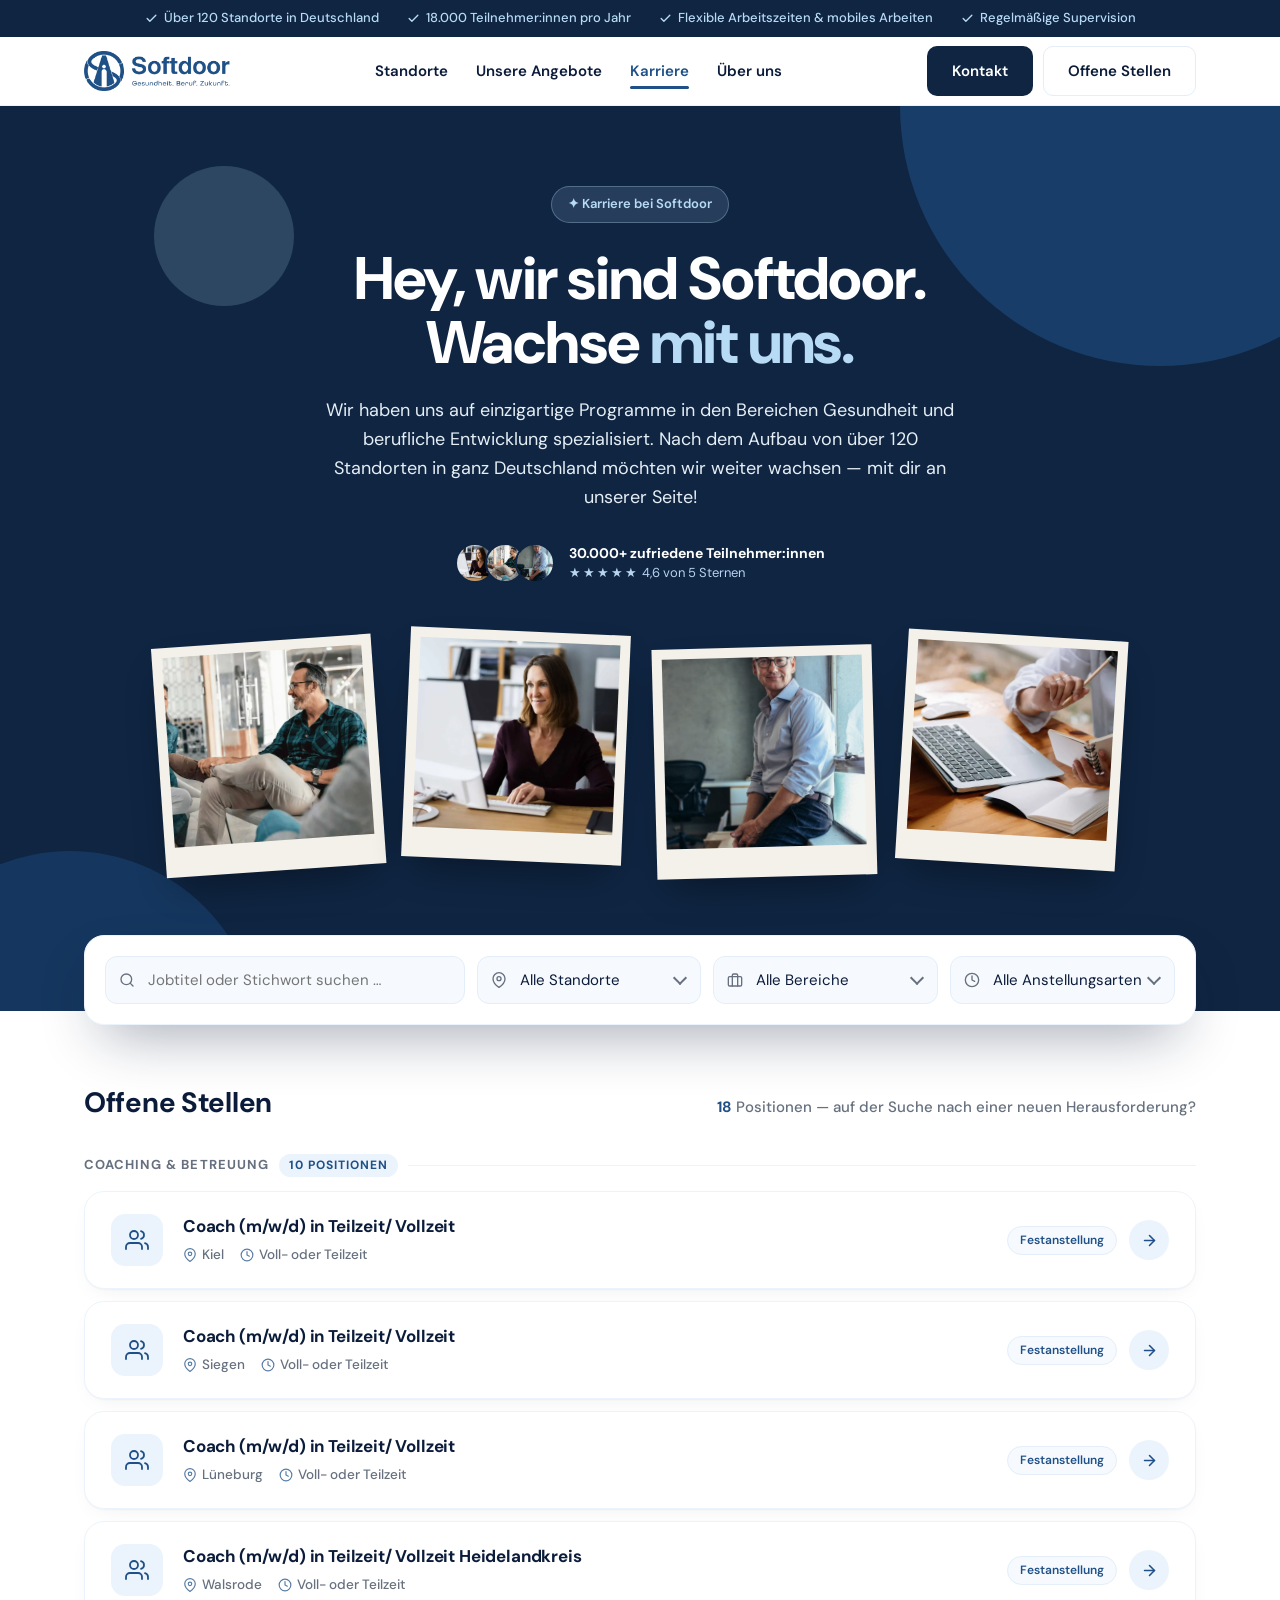
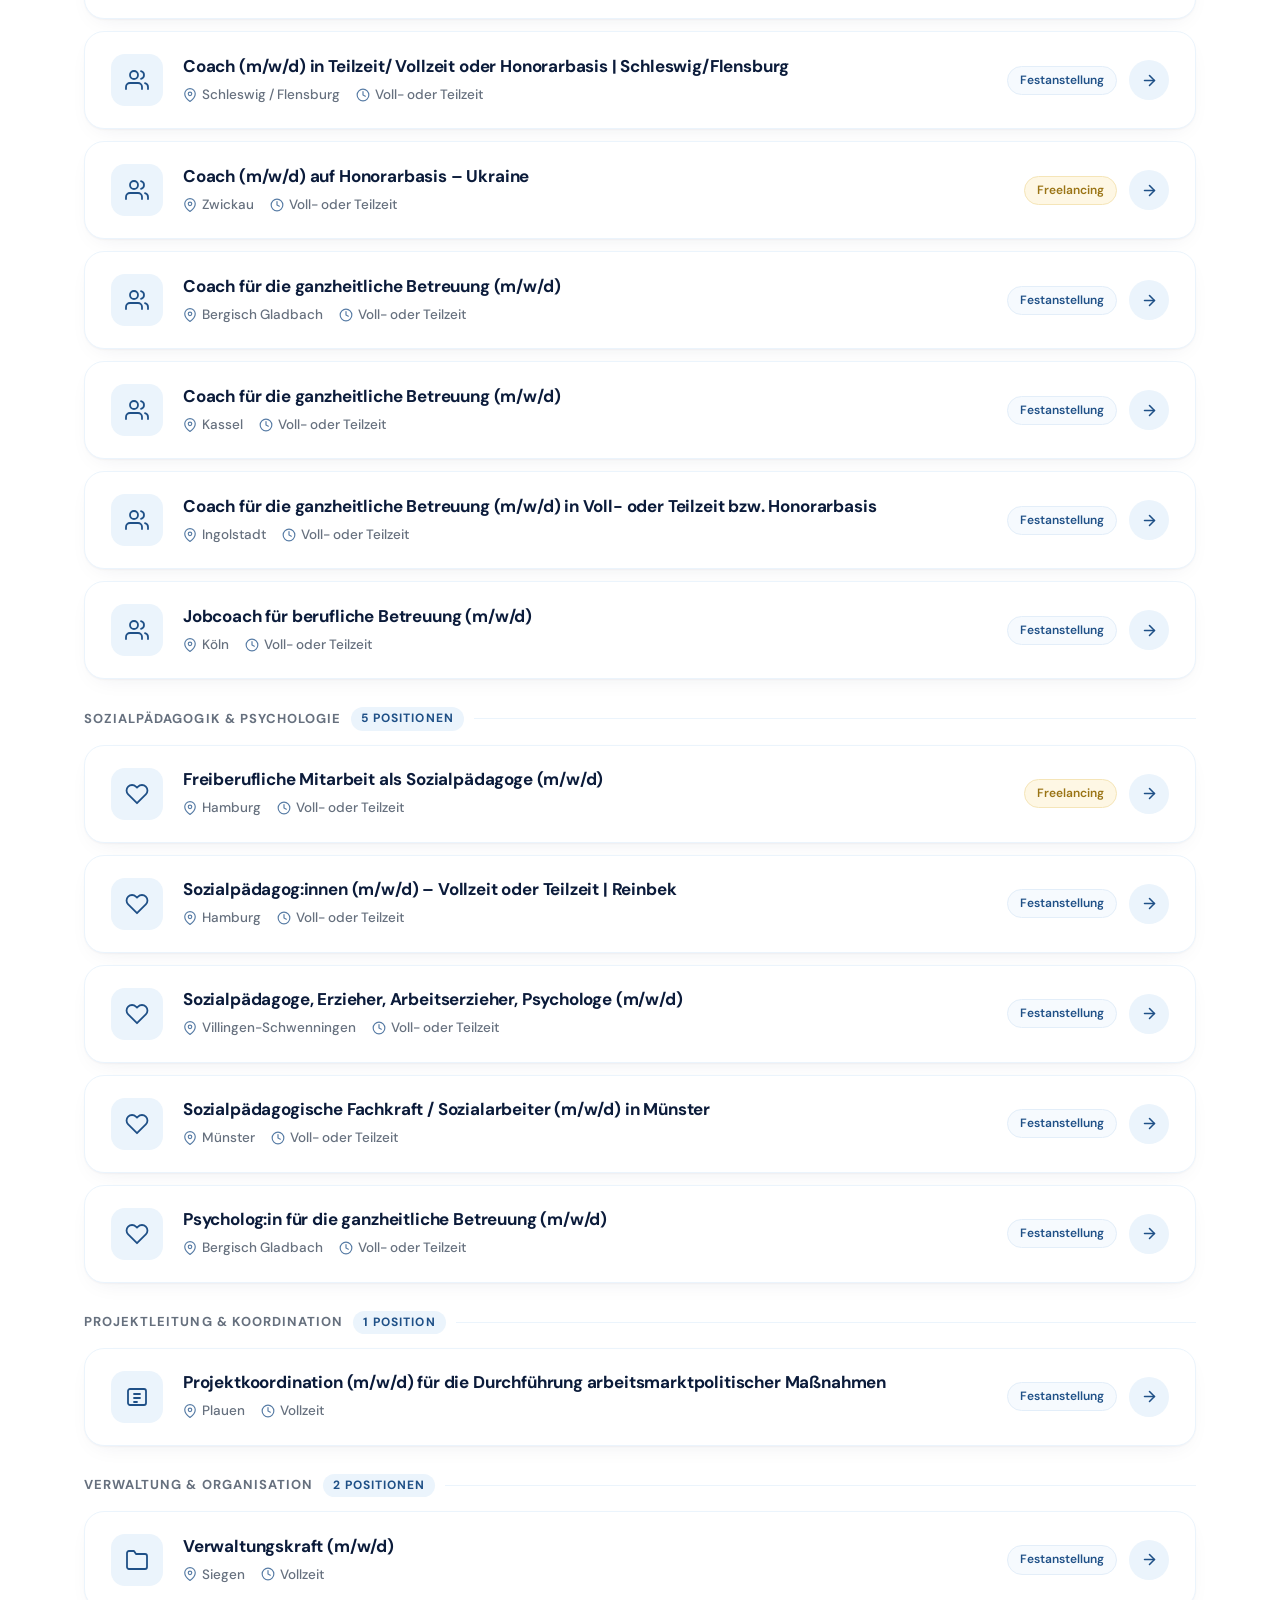
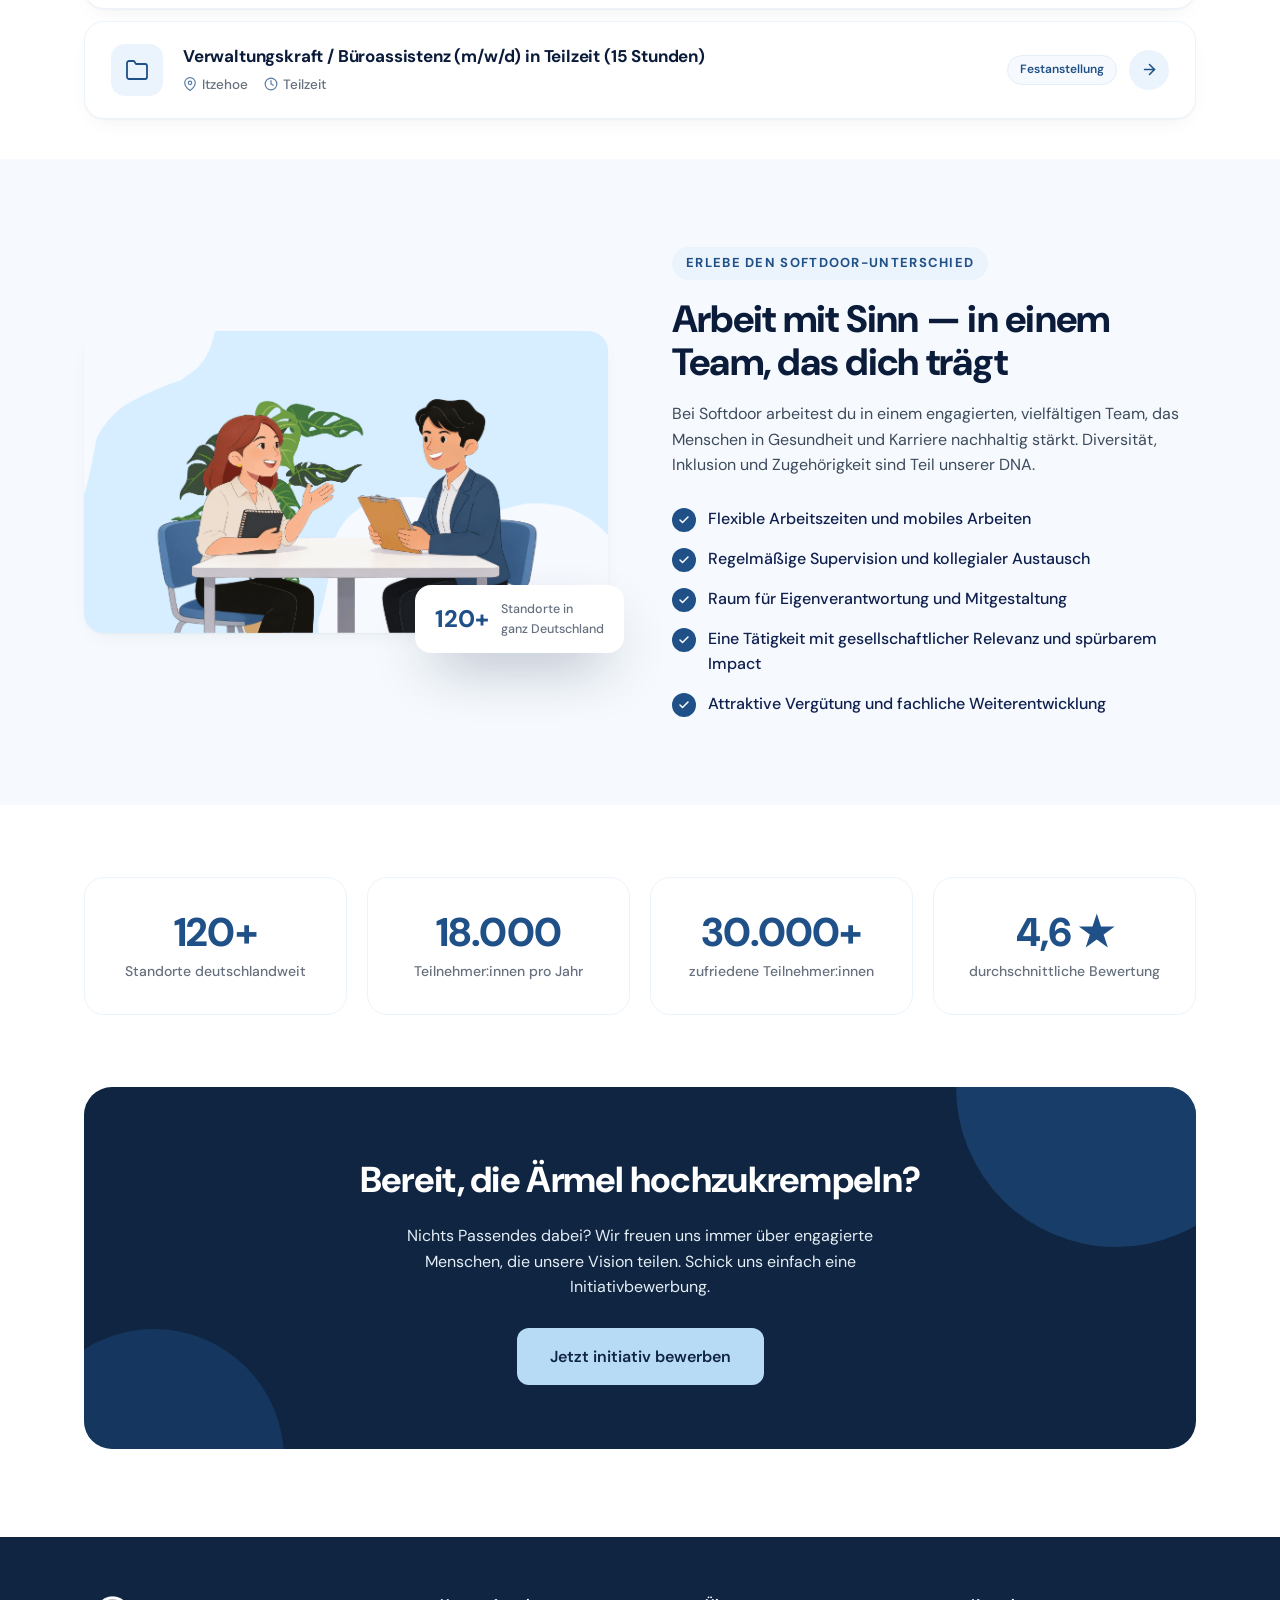
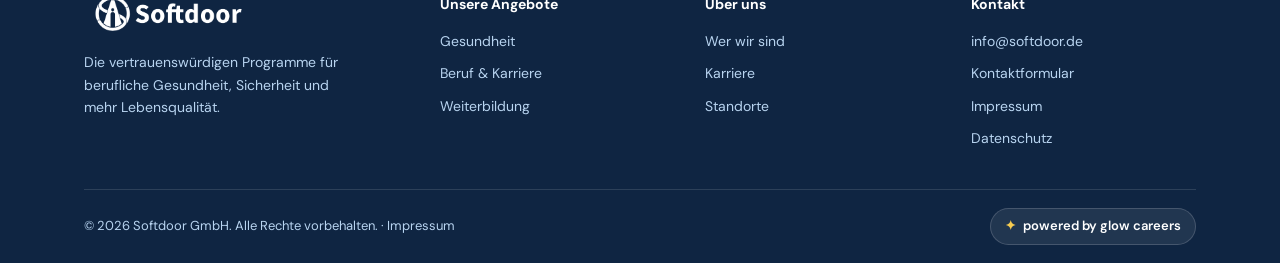
<file: index.html>
<!DOCTYPE html>
<html lang="de">
<head>
  <meta charset="UTF-8">
  <meta name="viewport" content="width=device-width, initial-scale=1.0">
  <title>Karriere bei Softdoor — Offene Stellen</title>
  <meta name="description" content="Werde Teil von Softdoor: Offene Stellen in Coaching, Sozialpädagogik, Psychologie und Verwaltung an über 120 Standorten in Deutschland.">
  <link rel="icon" type="image/png" href="assets/favicon.png">
  <link rel="preconnect" href="https://fonts.googleapis.com">
  <link rel="preconnect" href="https://fonts.gstatic.com" crossorigin>
  <link rel="stylesheet" href="https://fonts.googleapis.com/css2?family=DM+Sans:wght@400;500;600;700;800&display=swap">
  <link rel="stylesheet" href="styles.css">
</head>
<body>

  <!-- Topbar -->
  <div class="topbar">
    <div class="container">
      <span><svg viewBox="0 0 24 24" fill="none" stroke="currentColor" stroke-width="2.5" stroke-linecap="round" stroke-linejoin="round"><polyline points="20 6 9 17 4 12"/></svg> Über 120 Standorte in Deutschland</span>
      <span><svg viewBox="0 0 24 24" fill="none" stroke="currentColor" stroke-width="2.5" stroke-linecap="round" stroke-linejoin="round"><polyline points="20 6 9 17 4 12"/></svg> 18.000 Teilnehmer:innen pro Jahr</span>
      <span><svg viewBox="0 0 24 24" fill="none" stroke="currentColor" stroke-width="2.5" stroke-linecap="round" stroke-linejoin="round"><polyline points="20 6 9 17 4 12"/></svg> Flexible Arbeitszeiten &amp; mobiles Arbeiten</span>
      <span><svg viewBox="0 0 24 24" fill="none" stroke="currentColor" stroke-width="2.5" stroke-linecap="round" stroke-linejoin="round"><polyline points="20 6 9 17 4 12"/></svg> Regelmäßige Supervision</span>
    </div>
  </div>

  <!-- Navigation -->
  <nav class="nav">
    <div class="container">
      <a class="nav-logo" href="https://softdoor.de/" title="Zur Softdoor Hauptseite">
        <img src="assets/logo.webp" alt="Softdoor — Gesundheit. Beruf. Zukunft.">
      </a>
      <div class="nav-links">
        <a href="https://softdoor.de/standorte">Standorte</a>
        <a href="https://softdoor.de/unsere-angebote">Unsere Angebote</a>
        <a class="active" href="index.html">Karriere</a>
        <a href="https://softdoor.de/ueber-uns">Über uns</a>
      </div>
      <div class="nav-actions">
        <a class="btn btn-navy" href="https://softdoor.de/kontakt">Kontakt</a>
        <a class="btn btn-outline" href="#stellen">Offene Stellen</a>
      </div>
    </div>
  </nav>

  <!-- Hero -->
  <header class="hero">
    <div class="hero-circle c1"></div>
    <div class="hero-circle c2"></div>
    <div class="hero-circle c3"></div>
    <div class="container hero-inner">
      <span class="hero-badge">✦ Karriere bei Softdoor</span>
      <h1>Hey, wir sind Softdoor.<br>Wachse <em>mit uns.</em></h1>
      <p class="lead">Wir haben uns auf einzigartige Programme in den Bereichen Gesundheit und berufliche Entwicklung spezialisiert. Nach dem Aufbau von über 120 Standorten in ganz Deutschland möchten wir weiter wachsen — mit dir an unserer Seite!</p>
      <div class="hero-proof">
        <div class="hero-avatars">
          <img src="assets/team1.webp" alt="">
          <img src="assets/team2.webp" alt="">
          <img src="assets/team4.jpg" alt="">
        </div>
        <div class="hero-proof-text">
          <strong>30.000+ zufriedene Teilnehmer:innen</strong>
          <span class="stars">★★★★★</span> <span>4,6 von 5 Sternen</span>
        </div>
      </div>
      <div class="hero-photos">
        <div class="polaroid"><img src="assets/team2.webp" alt="Coaching-Gespräch bei Softdoor"></div>
        <div class="polaroid"><img src="assets/team1.webp" alt="Arbeiten bei Softdoor"></div>
        <div class="polaroid"><img src="assets/team4.jpg" alt="Softdoor Teammitglied"></div>
        <div class="polaroid"><img src="assets/team3.webp" alt="Softdoor Team"></div>
      </div>
    </div>
  </header>

  <!-- Filter -->
  <div class="container filterwrap" id="stellen">
    <div class="filterbar">
      <div class="field is-text">
        <svg viewBox="0 0 24 24" fill="none" stroke="currentColor" stroke-width="2" stroke-linecap="round" stroke-linejoin="round"><circle cx="11" cy="11" r="8"/><line x1="21" y1="21" x2="16.65" y2="16.65"/></svg>
        <input type="search" id="f-search" placeholder="Jobtitel oder Stichwort suchen …">
      </div>
      <div class="field">
        <svg viewBox="0 0 24 24" fill="none" stroke="currentColor" stroke-width="2" stroke-linecap="round" stroke-linejoin="round"><path d="M21 10c0 7-9 13-9 13s-9-6-9-13a9 9 0 0 1 18 0z"/><circle cx="12" cy="10" r="3"/></svg>
        <select id="f-city"><option value="">Alle Standorte</option></select>
      </div>
      <div class="field">
        <svg viewBox="0 0 24 24" fill="none" stroke="currentColor" stroke-width="2" stroke-linecap="round" stroke-linejoin="round"><rect x="2" y="7" width="20" height="14" rx="2"/><path d="M16 21V5a2 2 0 0 0-2-2h-4a2 2 0 0 0-2 2v16"/></svg>
        <select id="f-dept"><option value="">Alle Bereiche</option></select>
      </div>
      <div class="field">
        <svg viewBox="0 0 24 24" fill="none" stroke="currentColor" stroke-width="2" stroke-linecap="round" stroke-linejoin="round"><circle cx="12" cy="12" r="10"/><polyline points="12 6 12 12 16 14"/></svg>
        <select id="f-type"><option value="">Alle Anstellungsarten</option></select>
      </div>
    </div>
  </div>

  <!-- Stellenliste -->
  <main class="jobs-section">
    <div class="container">
      <div class="jobs-head">
        <h2>Offene Stellen</h2>
        <span class="jobs-count"><strong id="job-count">0</strong> Positionen — auf der Suche nach einer neuen Herausforderung?</span>
      </div>
      <div id="job-groups"></div>
      <div class="jobs-empty" id="jobs-empty" style="display:none">
        <strong>Keine passende Stelle gefunden</strong>
        Versuche es mit anderen Filtern — oder schick uns eine Initiativbewerbung.
      </div>
    </div>
  </main>

  <!-- Warum Softdoor -->
  <section class="benefits">
    <div class="container">
      <div class="benefits-art reveal">
        <img src="assets/illu-coaching.png" alt="Coaching bei Softdoor — Illustration">
        <div class="float-badge">
          <span class="num">120+</span>
          <span class="lbl">Standorte in<br>ganz Deutschland</span>
        </div>
      </div>
      <div class="reveal">
        <span class="kicker">Erlebe den Softdoor-Unterschied</span>
        <h2>Arbeit mit Sinn — in einem Team, das dich trägt</h2>
        <p>Bei Softdoor arbeitest du in einem engagierten, vielfältigen Team, das Menschen in Gesundheit und Karriere nachhaltig stärkt. Diversität, Inklusion und Zugehörigkeit sind Teil unserer DNA.</p>
        <ul class="check-list">
          <li><span class="check"><svg viewBox="0 0 24 24" fill="none" stroke="currentColor" stroke-width="3" stroke-linecap="round" stroke-linejoin="round"><polyline points="20 6 9 17 4 12"/></svg></span> Flexible Arbeitszeiten und mobiles Arbeiten</li>
          <li><span class="check"><svg viewBox="0 0 24 24" fill="none" stroke="currentColor" stroke-width="3" stroke-linecap="round" stroke-linejoin="round"><polyline points="20 6 9 17 4 12"/></svg></span> Regelmäßige Supervision und kollegialer Austausch</li>
          <li><span class="check"><svg viewBox="0 0 24 24" fill="none" stroke="currentColor" stroke-width="3" stroke-linecap="round" stroke-linejoin="round"><polyline points="20 6 9 17 4 12"/></svg></span> Raum für Eigenverantwortung und Mitgestaltung</li>
          <li><span class="check"><svg viewBox="0 0 24 24" fill="none" stroke="currentColor" stroke-width="3" stroke-linecap="round" stroke-linejoin="round"><polyline points="20 6 9 17 4 12"/></svg></span> Eine Tätigkeit mit gesellschaftlicher Relevanz und spürbarem Impact</li>
          <li><span class="check"><svg viewBox="0 0 24 24" fill="none" stroke="currentColor" stroke-width="3" stroke-linecap="round" stroke-linejoin="round"><polyline points="20 6 9 17 4 12"/></svg></span> Attraktive Vergütung und fachliche Weiterentwicklung</li>
        </ul>
      </div>
    </div>
  </section>

  <!-- Zahlen -->
  <section class="stats">
    <div class="container">
      <div class="stat reveal"><div class="num">120+</div><div class="lbl">Standorte deutschlandweit</div></div>
      <div class="stat reveal"><div class="num">18.000</div><div class="lbl">Teilnehmer:innen pro Jahr</div></div>
      <div class="stat reveal"><div class="num">30.000+</div><div class="lbl">zufriedene Teilnehmer:innen</div></div>
      <div class="stat reveal"><div class="num">4,6 ★</div><div class="lbl">durchschnittliche Bewertung</div></div>
    </div>
  </section>

  <!-- CTA -->
  <section class="cta-band">
    <div class="container">
      <div class="cta-card reveal">
        <div class="hero-circle c1"></div>
        <div class="hero-circle c2"></div>
        <h2>Bereit, die Ärmel hochzukrempeln?</h2>
        <p>Nichts Passendes dabei? Wir freuen uns immer über engagierte Menschen, die unsere Vision teilen. Schick uns einfach eine Initiativbewerbung.</p>
        <a class="btn btn-light btn-lg" href="stelle.html?id=coach-kiel">Jetzt initiativ bewerben</a>
      </div>
    </div>
  </section>

  <!-- Footer -->
  <footer class="footer">
    <div class="container">
      <div class="footer-grid">
        <div class="footer-logo">
          <img src="assets/logo-white.webp" alt="Softdoor">
          <p>Die vertrauenswürdigen Programme für berufliche Gesundheit, Sicherheit und mehr Lebensqualität.</p>
        </div>
        <div>
          <h4>Unsere Angebote</h4>
          <ul>
            <li><a href="https://softdoor.de/gesundheit">Gesundheit</a></li>
            <li><a href="https://softdoor.de/beruf-karriere">Beruf &amp; Karriere</a></li>
            <li><a href="https://softdoor.de/weiterbildung">Weiterbildung</a></li>
          </ul>
        </div>
        <div>
          <h4>Über uns</h4>
          <ul>
            <li><a href="https://softdoor.de/ueber-uns">Wer wir sind</a></li>
            <li><a href="index.html">Karriere</a></li>
            <li><a href="https://softdoor.de/standorte">Standorte</a></li>
          </ul>
        </div>
        <div>
          <h4>Kontakt</h4>
          <ul>
            <li><a href="mailto:info@softdoor.de">info@softdoor.de</a></li>
            <li><a href="https://softdoor.de/kontakt">Kontaktformular</a></li>
            <li><a href="https://softdoor.de/impressum">Impressum</a></li>
            <li><a href="https://softdoor.de/datenschutz">Datenschutz</a></li>
          </ul>
        </div>
      </div>
      <div class="footer-bottom">
        <span>© 2026 Softdoor GmbH. Alle Rechte vorbehalten. · <a href="#">Impressum</a></span>
        <span class="powered"><span class="spark">✦</span> powered by glow careers</span>
      </div>
    </div>
  </footer>

  <script src="jobs.js"></script>
  <script>
    /* ---- Filter befüllen ---- */
    const els = {
      search: document.getElementById("f-search"),
      city: document.getElementById("f-city"),
      dept: document.getElementById("f-dept"),
      type: document.getElementById("f-type"),
      groups: document.getElementById("job-groups"),
      count: document.getElementById("job-count"),
      empty: document.getElementById("jobs-empty")
    };

    [...new Set(JOBS.map(j => j.city))].sort().forEach(c => els.city.add(new Option(c, c)));
    DEPT_ORDER.forEach(d => els.dept.add(new Option(d, d)));
    [...new Set(JOBS.map(j => j.type))].sort().forEach(t => els.type.add(new Option(t, t)));

    const PIN = '<svg viewBox="0 0 24 24" fill="none" stroke="currentColor" stroke-width="2" stroke-linecap="round" stroke-linejoin="round"><path d="M21 10c0 7-9 13-9 13s-9-6-9-13a9 9 0 0 1 18 0z"/><circle cx="12" cy="10" r="3"/></svg>';
    const CLOCK = '<svg viewBox="0 0 24 24" fill="none" stroke="currentColor" stroke-width="2" stroke-linecap="round" stroke-linejoin="round"><circle cx="12" cy="12" r="10"/><polyline points="12 6 12 12 16 14"/></svg>';
    const ARROW = '<svg viewBox="0 0 24 24" fill="none" stroke="currentColor" stroke-width="2.2" stroke-linecap="round" stroke-linejoin="round"><line x1="5" y1="12" x2="19" y2="12"/><polyline points="12 5 19 12 12 19"/></svg>';

    function matches(job) {
      const q = els.search.value.trim().toLowerCase();
      if (q && !(job.title + " " + job.city + " " + job.dept).toLowerCase().includes(q)) return false;
      if (els.city.value && job.city !== els.city.value) return false;
      if (els.dept.value && job.dept !== els.dept.value) return false;
      if (els.type.value && job.type !== els.type.value) return false;
      return true;
    }

    function render() {
      const visible = JOBS.filter(matches);
      els.count.textContent = visible.length;
      els.empty.style.display = visible.length ? "none" : "block";
      els.groups.innerHTML = DEPT_ORDER.map(dept => {
        const jobs = visible.filter(j => j.dept === dept);
        if (!jobs.length) return "";
        return `
          <div class="dept-group">
            <div class="dept-title">${dept} <span class="pill">${jobs.length} ${jobs.length === 1 ? "Position" : "Positionen"}</span></div>
            <div class="job-list">
              ${jobs.map((j, i) => `
                <a class="job-card" href="stelle.html?id=${j.id}" style="animation-delay:${Math.min(i * 60, 360)}ms">
                  <span class="job-card-icon">${DEPT_ICONS[j.dept]}</span>
                  <span class="job-card-body">
                    <h3>${j.title}</h3>
                    <span class="job-meta">
                      <span>${PIN} ${j.city}</span>
                      <span>${CLOCK} ${j.schedule}</span>
                    </span>
                  </span>
                  <span class="job-card-cta">
                    <span class="tag ${j.type === "Freelancing" ? "freelance" : ""}">${j.type}</span>
                    <span class="job-arrow">${ARROW}</span>
                  </span>
                </a>`).join("")}
            </div>
          </div>`;
      }).join("");
    }

    ["input", "change"].forEach(ev => {
      els.search.addEventListener(ev, render);
      [els.city, els.dept, els.type].forEach(s => s.addEventListener(ev, render));
    });
    render();

    /* ---- Scroll-Reveal ---- */
    const io = new IntersectionObserver(entries => {
      entries.forEach(e => { if (e.isIntersecting) { e.target.classList.add("in"); io.unobserve(e.target); } });
    }, { threshold: 0.15 });
    document.querySelectorAll(".reveal").forEach(el => io.observe(el));
  </script>
</body>
</html>
</file>
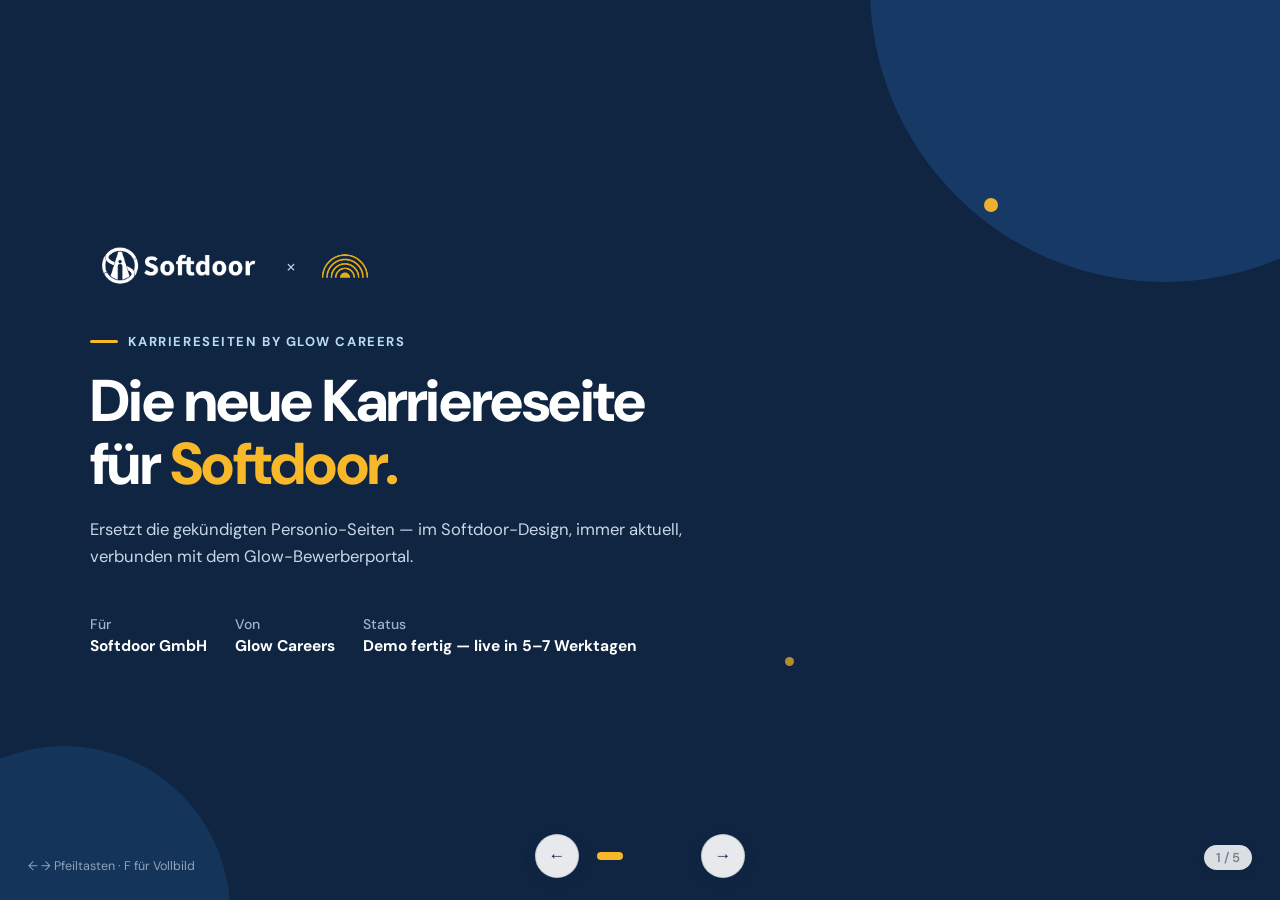
<file: praesentation.html>
<!DOCTYPE html>
<html lang="de">
<head>
  <meta charset="UTF-8">
  <meta name="viewport" content="width=device-width, initial-scale=1.0">
  <title>Softdoor × Glow Careers — Karriereseiten</title>
  <link rel="icon" type="image/png" href="assets/glow-icon.png">
  <link rel="preconnect" href="https://fonts.googleapis.com">
  <link rel="preconnect" href="https://fonts.gstatic.com" crossorigin>
  <link rel="stylesheet" href="https://fonts.googleapis.com/css2?family=DM+Sans:wght@400;500;600;700;800&display=swap">
  <style>
    :root {
      --navy: #0F2542;
      --primary: #1F5087;
      --glow: #F7B92A;
      --glow-soft: #FDF3DC;
      --ink: #14213A;
      --body: #445061;
      --muted: #7A8494;
      --line: #E7EDF4;
      --surface: #F7FAFD;
      --accent-soft: #B8DBF5;
      --white: #fff;
      --font: "DM Sans", -apple-system, sans-serif;
    }
    * { margin: 0; padding: 0; box-sizing: border-box; }
    html, body { height: 100%; }
    body { font-family: var(--font); background: #0A1526; color: var(--ink); overflow: hidden; -webkit-font-smoothing: antialiased; }
    img { max-width: 100%; }

    .slide { position: absolute; inset: 0; display: none; background: var(--white); overflow: hidden; }
    .slide.active { display: block; animation: slideIn .4s ease; }
    @keyframes slideIn { from { opacity: 0; transform: translateY(12px); } to { opacity: 1; transform: none; } }
    .slide-inner { position: absolute; inset: 0; padding: 7vh 7vw; display: flex; flex-direction: column; }

    /* Steuerung */
    .hud { position: fixed; bottom: 22px; left: 0; right: 0; display: flex; align-items: center; justify-content: center; gap: 18px; z-index: 50; pointer-events: none; }
    .hud > * { pointer-events: auto; }
    .hud-btn {
      width: 44px; height: 44px; border-radius: 50%;
      border: 1.5px solid rgba(15,37,66,.15);
      background: rgba(255,255,255,.9); backdrop-filter: blur(6px);
      color: var(--navy); font-size: 17px; cursor: pointer;
      display: flex; align-items: center; justify-content: center;
      transition: all .2s; box-shadow: 0 4px 14px rgba(15,37,66,.12);
    }
    .hud-btn:hover { background: var(--navy); color: #fff; }
    .dots { display: flex; gap: 7px; align-items: center; }
    .dot { width: 8px; height: 8px; border-radius: 99px; background: rgba(15,37,66,.18); cursor: pointer; transition: all .25s; }
    .dot.active { width: 26px; background: var(--glow); }
    .counter {
      position: fixed; bottom: 30px; right: 28px; z-index: 50;
      font-size: 13px; font-weight: 600; color: var(--muted);
      background: rgba(255,255,255,.85); padding: 4px 12px; border-radius: 99px;
      box-shadow: 0 2px 10px rgba(15,37,66,.08);
    }

    /* Typo */
    .eyebrow {
      display: inline-flex; align-items: center; gap: 10px;
      font-size: 13px; font-weight: 700; letter-spacing: .12em; text-transform: uppercase;
      color: var(--primary); margin-bottom: 20px;
    }
    .eyebrow::before { content: ""; width: 28px; height: 3px; border-radius: 2px; background: var(--glow); }
    .slide.dark .eyebrow { color: var(--accent-soft); }
    h1 { font-size: clamp(34px, 4.6vw, 60px); font-weight: 800; letter-spacing: -0.025em; line-height: 1.07; }
    h2 { font-size: clamp(26px, 3.2vw, 42px); font-weight: 800; letter-spacing: -0.02em; line-height: 1.1; margin-bottom: 14px; }
    .lead { font-size: clamp(15px, 1.3vw, 18px); color: var(--body); line-height: 1.6; max-width: 60ch; }
    .slide.dark { background: var(--navy); color: #fff; }
    .slide.dark .lead { color: #C9D8E8; }
    .hl { color: var(--primary); }
    .slide.dark .hl { color: var(--glow); }
    .hl-glow { background: linear-gradient(transparent 62%, var(--glow) 62%, var(--glow) 94%, transparent 94%); padding: 0 2px; }

    .circle { position: absolute; border-radius: 50%; background: var(--primary); opacity: .5; pointer-events: none; }
    .circle.gold { background: var(--glow); opacity: .95; }

    /* Checkliste */
    .check-row { display: flex; gap: 13px; align-items: flex-start; font-size: clamp(14.5px,1.3vw,18px); font-weight: 500; line-height: 1.5; }
    .check-row + .check-row { margin-top: clamp(12px, 1.8vh, 18px); }
    .check-dot {
      width: 25px; height: 25px; border-radius: 50%; flex-shrink: 0; margin-top: 1px;
      background: var(--glow); color: var(--navy);
      display: flex; align-items: center; justify-content: center;
      font-size: 13px; font-weight: 800;
    }
    .check-row small { display: block; font-weight: 400; color: var(--body); font-size: clamp(12.5px,1.05vw,14.5px); margin-top: 2px; }
    .slide.dark .check-row small { color: #C9D8E8; }

    /* Titel-Folie */
    .brandbar { display: flex; align-items: center; gap: 20px; margin-bottom: 5vh; }
    .brandbar img { height: 44px; width: auto; }
    .brandbar .x { font-size: 20px; color: var(--accent-soft); font-weight: 300; }
    .title-meta { display: flex; gap: 28px; margin-top: 5vh; flex-wrap: wrap; }
    .title-meta span { font-size: 14px; color: #9FB4CB; font-weight: 500; }
    .title-meta strong { display: block; color: #fff; font-size: 15.5px; font-weight: 700; margin-top: 3px; }

    /* Screenshot-Folien */
    .shot-slide { display: grid; grid-template-columns: 0.85fr 1.35fr; gap: 4.5vw; align-items: center; height: 100%; }
    .shot-frame {
      border-radius: 14px; overflow: hidden;
      border: 1px solid var(--line);
      box-shadow: 0 30px 80px -20px rgba(11,27,58,.4);
      background: #fff;
    }
    .shot-frame .browser-bar { background: #EEF3F9; padding: 9px 14px; display: flex; align-items: center; gap: 6px; }
    .browser-bar i { width: 10px; height: 10px; border-radius: 50%; background: #D3DDE8; }
    .browser-bar .url { flex: 1; margin-left: 10px; background: #fff; border-radius: 6px; font-size: 11.5px; color: var(--muted); padding: 4px 12px; font-style: normal; }
    .shot-frame img { display: block; }
    .shot-stack { display: flex; flex-direction: column; gap: 2.6vh; }
    .mini-points { margin-top: 3.2vh; }

    /* Feature-Folie */
    .feature-cols { display: grid; grid-template-columns: 1fr 1fr; gap: clamp(24px,4vw,64px); margin-top: 4vh; }

    .keyhint { position: fixed; bottom: 26px; left: 28px; z-index: 50; font-size: 12.5px; color: #8FA3BC; transition: opacity .4s; }
    .keyhint.hidden { opacity: 0; pointer-events: none; }

    @media (max-width: 900px) {
      .slide-inner { padding: 5vh 6vw; overflow-y: auto; }
      .shot-slide, .feature-cols { grid-template-columns: 1fr; }
    }
  </style>
</head>
<body>
<div id="deck">

  <!-- ============ 1 · TITEL ============ -->
  <section class="slide dark active">
    <div class="circle" style="width:46vw;height:46vw;top:-24vw;right:-14vw;"></div>
    <div class="circle" style="width:26vw;height:26vw;bottom:-14vw;left:-8vw;opacity:.35;"></div>
    <div class="circle gold" style="width:14px;height:14px;top:22vh;right:22vw;"></div>
    <div class="circle gold" style="width:9px;height:9px;bottom:26vh;right:38vw;opacity:.7;"></div>
    <div class="slide-inner" style="justify-content:center; z-index:2;">
      <div class="brandbar">
        <img src="assets/logo-white.webp" alt="Softdoor">
        <span class="x">×</span>
        <img src="assets/glow-logo-weiss.png" alt="Glow Careers" style="height:30px;">
      </div>
      <span class="eyebrow">Karriereseiten by Glow Careers</span>
      <h1>Die neue Karriereseite<br>für <span class="hl">Softdoor.</span></h1>
      <p class="lead" style="color:#C9D8E8; margin-top:20px;">Ersetzt die gekündigten Personio-Seiten — im Softdoor-Design, immer aktuell, verbunden mit dem Glow-Bewerberportal.</p>
      <div class="title-meta">
        <span>Für<strong>Softdoor GmbH</strong></span>
        <span>Von<strong>Glow Careers</strong></span>
        <span>Status<strong>Demo fertig — live in 5–7 Werktagen</strong></span>
      </div>
    </div>
  </section>

  <!-- ============ 2 · STELLENÜBERSICHT ============ -->
  <section class="slide">
    <div class="slide-inner">
      <div class="shot-slide">
        <div>
          <span class="eyebrow">Die Stellenübersicht</span>
          <h2>Alle Stellen.<br>Ein Ort.</h2>
          <div class="mini-points">
            <div class="check-row"><span class="check-dot">✓</span> 100&nbsp;% Softdoor-Design — kein Bruch zur Hauptseite</div>
            <div class="check-row"><span class="check-dot">✓</span> Läuft unter karriere.softdoor.de</div>
            <div class="check-row"><span class="check-dot">✓</span> Suche + Filter nach Standort, Bereich &amp; Anstellungsart</div>
            <div class="check-row"><span class="check-dot">✓</span> Alle 18 Stellen übernommen, sinnvoll gruppiert</div>
            <div class="check-row"><span class="check-dot">✓</span> Benefits-Bereich &amp; Initiativbewerbung inklusive</div>
          </div>
        </div>
        <div class="shot-stack">
          <div class="shot-frame">
            <div class="browser-bar"><i></i><i></i><i></i><span class="url">karriere.softdoor.de</span></div>
            <img src="assets/shot-liste-hero.png" alt="Stellenübersicht — Hero">
          </div>
        </div>
      </div>
    </div>
  </section>

  <!-- ============ 3 · LISTE & FILTER ============ -->
  <section class="slide">
    <div class="slide-inner">
      <div class="shot-slide">
        <div>
          <span class="eyebrow">Stellenliste &amp; Detailseiten</span>
          <h2>Jede Stelle als eigene Landingpage.</h2>
          <div class="mini-points">
            <div class="check-row"><span class="check-dot">✓</span> Übersichtliche Stellenkarten mit Standort &amp; Anstellungsart</div>
            <div class="check-row"><span class="check-dot">✓</span> Detailseiten mit Aufgaben, Profil, Benefits &amp; Ansprechpartner</div>
            <div class="check-row"><span class="check-dot">✓</span> Bewerbung in unter 2 Minuten — ohne Anschreiben, mobiloptimiert</div>
            <div class="check-row"><span class="check-dot">✓</span> Für Google &amp; Google Jobs optimiert</div>
          </div>
        </div>
        <div class="shot-stack">
          <div class="shot-frame">
            <div class="browser-bar"><i></i><i></i><i></i><span class="url">karriere.softdoor.de</span></div>
            <img src="assets/shot-liste-jobs.png" alt="Stellenliste mit Filtern">
          </div>
        </div>
      </div>
    </div>
  </section>

  <!-- ============ 4 · FEATURES ============ -->
  <section class="slide">
    <div class="slide-inner" style="justify-content:center;">
      <span class="eyebrow">Leistungen auf einen Blick</span>
      <h2>Immer aktuell — <span class="hl-glow">synchron mit dem Glow-Bewerberportal.</span></h2>
      <div class="feature-cols">
        <div>
          <div class="check-row"><span class="check-dot">✓</span><span>Stellen automatisch synchron<small>Neue Stelle im Portal = sofort online. Besetzt = automatisch offline.</small></span></div>
          <div class="check-row"><span class="check-dot">✓</span><span>Bewerbungen fließen direkt ins Bewerberportal<small>Kein E-Mail-Chaos — jede Bewerbung landet zentral bei Glow.</small></span></div>
          <div class="check-row"><span class="check-dot">✓</span><span>Vorqualifizierte Profile für HR<small>Glow kontaktiert und qualifiziert — HR spricht nur mit passenden Kandidaten.</small></span></div>
        </div>
        <div>
          <div class="check-row"><span class="check-dot">✓</span><span>Null Aufwand für Softdoor<small>Erstellung, Hosting, SSL, Pflege &amp; Support komplett durch Glow.</small></span></div>
          <div class="check-row"><span class="check-dot">✓</span><span>Änderungen in 24–48 h umgesetzt<small>Neue Stelle, neuer Text, neuer Ansprechpartner — eine kurze Nachricht genügt.</small></span></div>
          <div class="check-row"><span class="check-dot">✓</span><span>Ein Partner statt Insellösungen<small>Kampagnen, Karriereseite und Bewerberportal aus einer Hand.</small></span></div>
        </div>
      </div>
    </div>
  </section>

  <!-- ============ 5 · ABSCHLUSS ============ -->
  <section class="slide dark">
    <div class="circle" style="width:42vw;height:42vw;top:-20vw;right:-12vw;"></div>
    <div class="circle" style="width:24vw;height:24vw;bottom:-13vw;left:-7vw;opacity:.35;"></div>
    <div class="slide-inner" style="justify-content:center; align-items:center; text-align:center; z-index:2;">
      <div class="brandbar" style="justify-content:center;">
        <img src="assets/logo-white.webp" alt="Softdoor">
        <span class="x">×</span>
        <img src="assets/glow-logo-weiss.png" alt="Glow Careers" style="height:30px;">
      </div>
      <h1 style="max-width:20ch;">Live in <span class="hl">5–7 Werktagen.</span></h1>
      <p class="lead" style="color:#C9D8E8; margin-top:20px; max-width:52ch;">Freigabe genügt — Aufbau, Stellenübernahme und Einbindung auf softdoor.de übernimmt Glow. Die Demo ist fertig zum Durchklicken.</p>
      <div style="margin-top:5vh;">
        <a href="index.html" target="_blank" style="display:inline-flex; align-items:center; gap:8px; background:var(--glow); color:var(--navy); font-weight:700; font-size:16px; padding:15px 32px; border-radius:12px; text-decoration:none;">Live-Demo öffnen →</a>
      </div>
    </div>
  </section>

</div>

<div class="hud">
  <button class="hud-btn" id="prev" aria-label="Zurück">←</button>
  <div class="dots" id="dots"></div>
  <button class="hud-btn" id="next" aria-label="Weiter">→</button>
</div>
<div class="counter" id="counter">1 / 5</div>
<div class="keyhint">← → Pfeiltasten · F für Vollbild</div>

<script>
  const slides = [...document.querySelectorAll(".slide")];
  const dotsWrap = document.getElementById("dots");
  const counter = document.getElementById("counter");
  let i = 0;

  slides.forEach((_, n) => {
    const d = document.createElement("div");
    d.className = "dot" + (n === 0 ? " active" : "");
    d.addEventListener("click", () => go(n));
    dotsWrap.appendChild(d);
  });
  const dots = [...dotsWrap.children];

  function go(n) {
    i = Math.max(0, Math.min(slides.length - 1, n));
    if (i > 0) document.querySelector(".keyhint").classList.add("hidden");
    slides.forEach((s, k) => s.classList.toggle("active", k === i));
    dots.forEach((d, k) => d.classList.toggle("active", k === i));
    counter.textContent = (i + 1) + " / " + slides.length;
  }

  document.getElementById("next").addEventListener("click", () => go(i + 1));
  document.getElementById("prev").addEventListener("click", () => go(i - 1));
  document.addEventListener("keydown", e => {
    if (["ArrowRight", "PageDown", " "].includes(e.key)) { e.preventDefault(); go(i + 1); }
    if (["ArrowLeft", "PageUp"].includes(e.key)) { e.preventDefault(); go(i - 1); }
    if (e.key === "Home") go(0);
    if (e.key === "End") go(slides.length - 1);
    if (e.key.toLowerCase() === "f") {
      document.fullscreenElement ? document.exitFullscreen() : document.documentElement.requestFullscreen();
    }
  });
  document.getElementById("deck").addEventListener("click", e => {
    if (e.target.closest("a, button, .dot")) return;
    const x = e.clientX / window.innerWidth;
    x > 0.55 ? go(i + 1) : x < 0.2 ? go(i - 1) : null;
  });
</script>
</body>
</html>
</file>
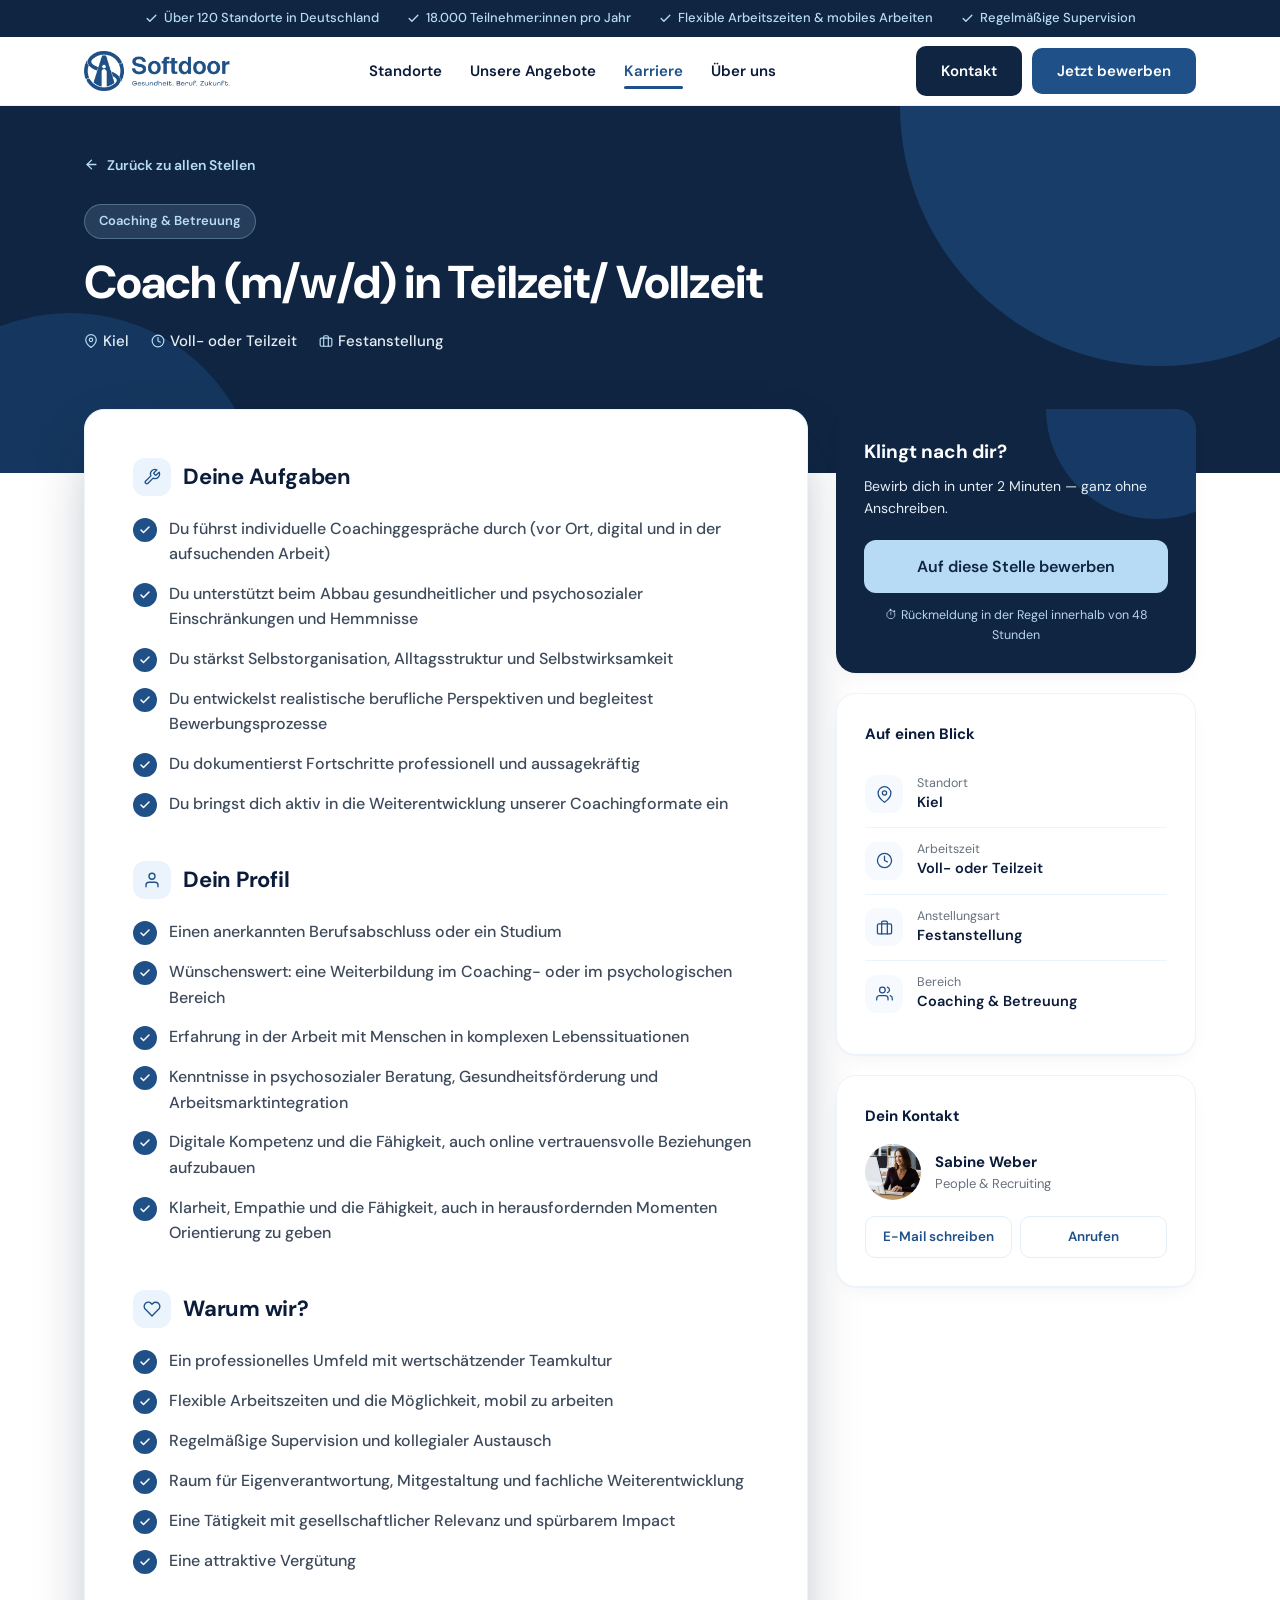
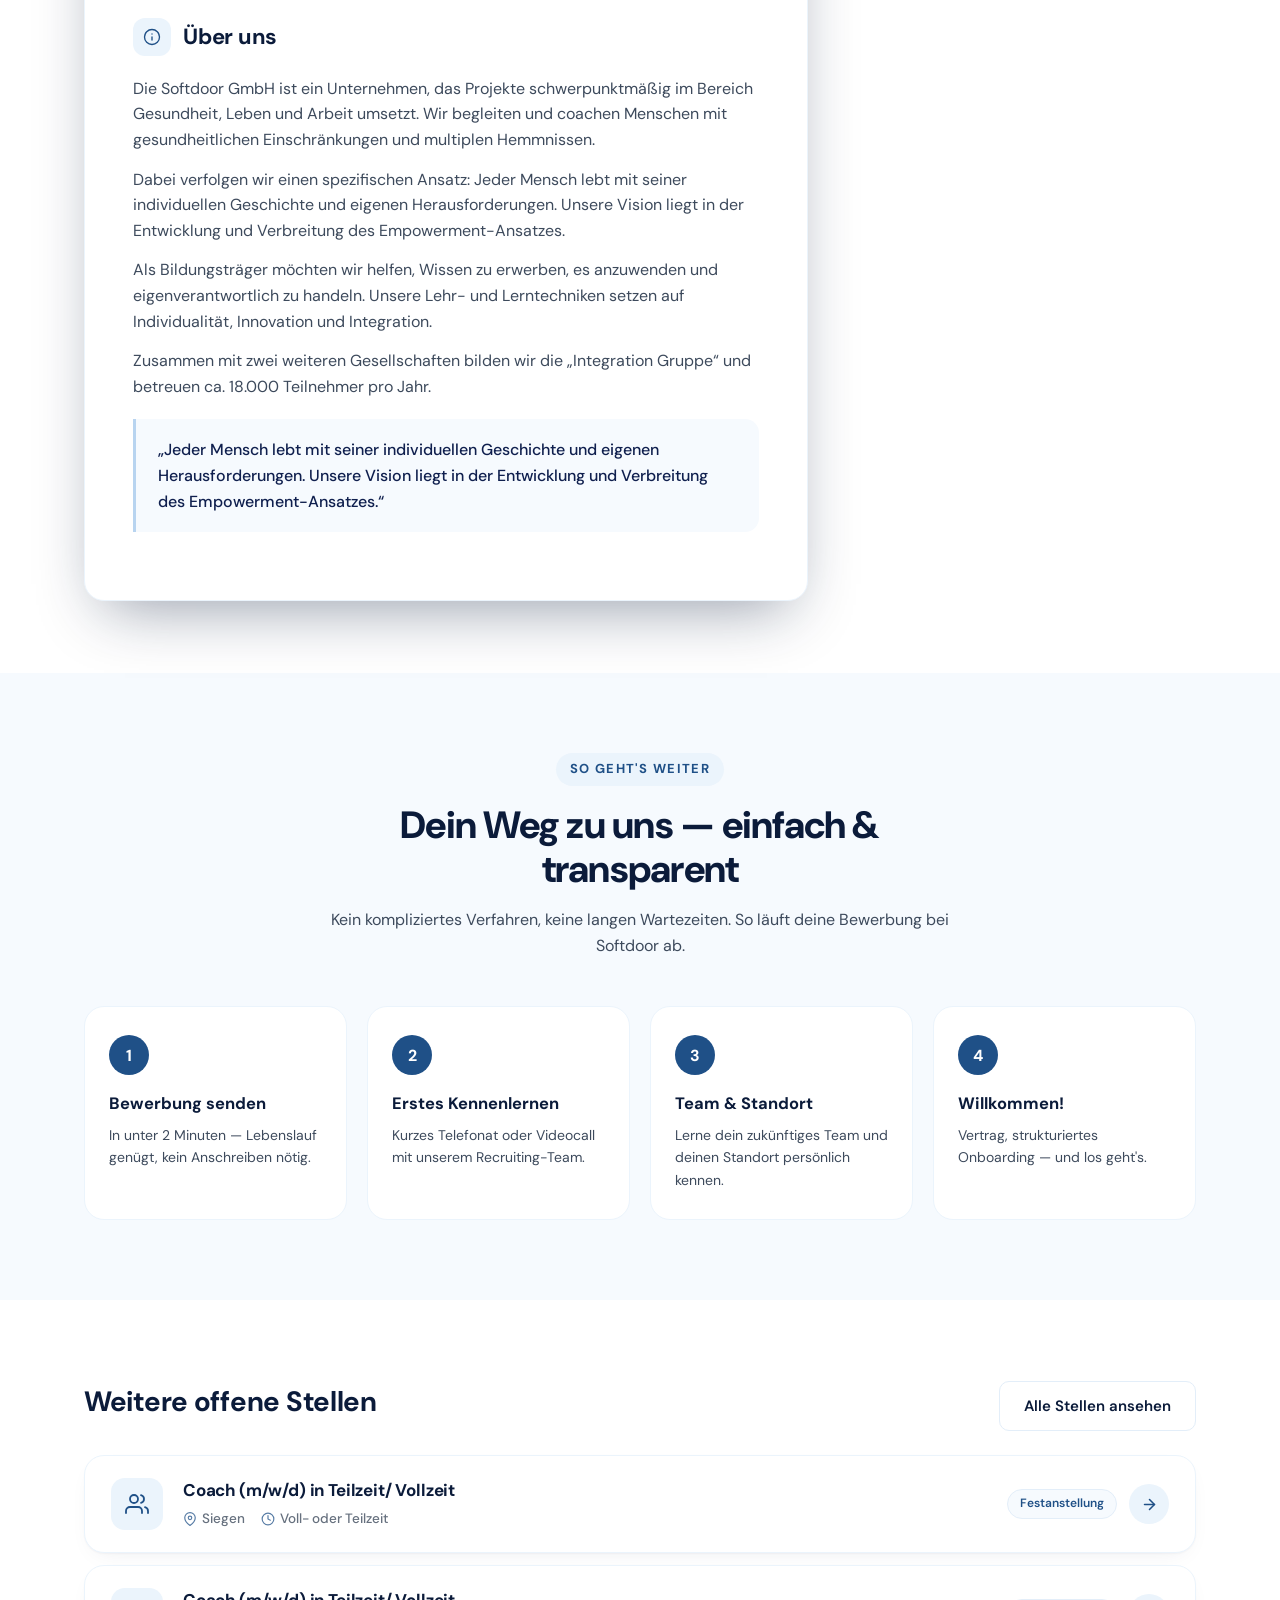
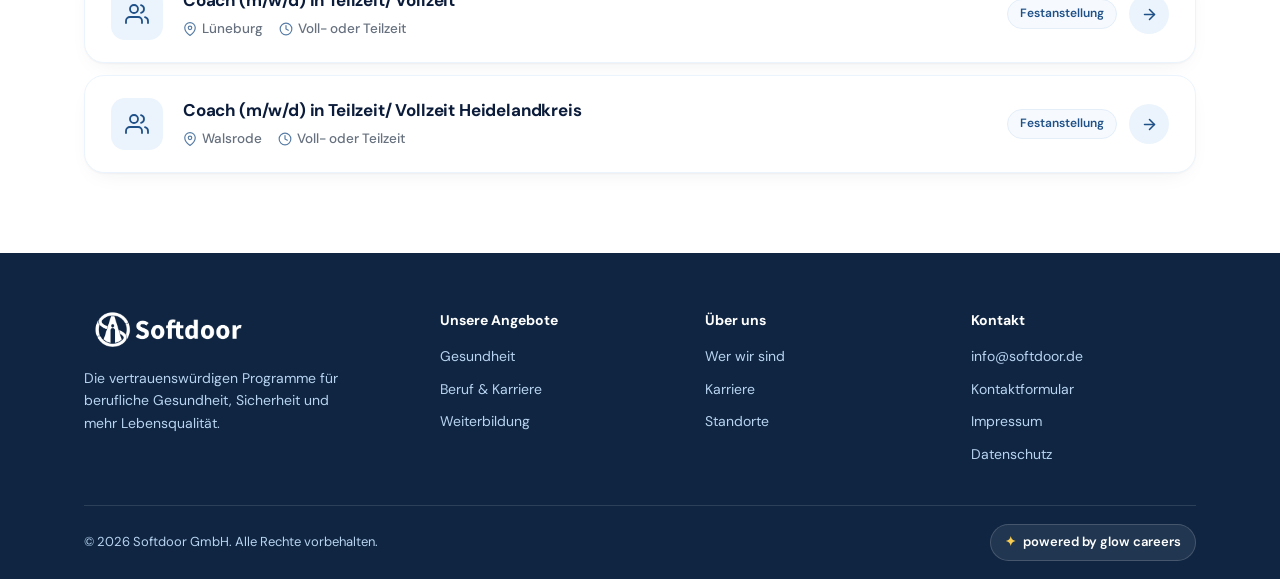
<file: stelle.html>
<!DOCTYPE html>
<html lang="de">
<head>
  <meta charset="UTF-8">
  <meta name="viewport" content="width=device-width, initial-scale=1.0">
  <title>Stelle bei Softdoor</title>
  <link rel="icon" type="image/png" href="assets/favicon.png">
  <link rel="preconnect" href="https://fonts.googleapis.com">
  <link rel="preconnect" href="https://fonts.gstatic.com" crossorigin>
  <link rel="stylesheet" href="https://fonts.googleapis.com/css2?family=DM+Sans:wght@400;500;600;700;800&display=swap">
  <link rel="stylesheet" href="styles.css">
</head>
<body>

  <!-- Topbar -->
  <div class="topbar">
    <div class="container">
      <span><svg viewBox="0 0 24 24" fill="none" stroke="currentColor" stroke-width="2.5" stroke-linecap="round" stroke-linejoin="round"><polyline points="20 6 9 17 4 12"/></svg> Über 120 Standorte in Deutschland</span>
      <span><svg viewBox="0 0 24 24" fill="none" stroke="currentColor" stroke-width="2.5" stroke-linecap="round" stroke-linejoin="round"><polyline points="20 6 9 17 4 12"/></svg> 18.000 Teilnehmer:innen pro Jahr</span>
      <span><svg viewBox="0 0 24 24" fill="none" stroke="currentColor" stroke-width="2.5" stroke-linecap="round" stroke-linejoin="round"><polyline points="20 6 9 17 4 12"/></svg> Flexible Arbeitszeiten &amp; mobiles Arbeiten</span>
      <span><svg viewBox="0 0 24 24" fill="none" stroke="currentColor" stroke-width="2.5" stroke-linecap="round" stroke-linejoin="round"><polyline points="20 6 9 17 4 12"/></svg> Regelmäßige Supervision</span>
    </div>
  </div>

  <!-- Navigation -->
  <nav class="nav">
    <div class="container">
      <a class="nav-logo" href="https://softdoor.de/" title="Zur Softdoor Hauptseite">
        <img src="assets/logo.webp" alt="Softdoor — Gesundheit. Beruf. Zukunft.">
      </a>
      <div class="nav-links">
        <a href="https://softdoor.de/standorte">Standorte</a>
        <a href="https://softdoor.de/unsere-angebote">Unsere Angebote</a>
        <a class="active" href="index.html">Karriere</a>
        <a href="https://softdoor.de/ueber-uns">Über uns</a>
      </div>
      <div class="nav-actions">
        <a class="btn btn-navy" href="https://softdoor.de/kontakt">Kontakt</a>
        <button class="btn btn-primary" data-apply>Jetzt bewerben</button>
      </div>
    </div>
  </nav>

  <!-- Job-Hero -->
  <header class="job-hero">
    <div class="hero-circle c1"></div>
    <div class="hero-circle c2"></div>
    <div class="container">
      <a class="breadcrumb" href="index.html">
        <svg viewBox="0 0 24 24" fill="none" stroke="currentColor" stroke-width="2.2" stroke-linecap="round" stroke-linejoin="round"><line x1="19" y1="12" x2="5" y2="12"/><polyline points="12 19 5 12 12 5"/></svg>
        Zurück zu allen Stellen
      </a>
      <div class="job-hero-inner">
        <span class="dept-badge" id="j-dept">—</span>
        <h1 id="j-title">Stelle wird geladen …</h1>
        <div class="job-meta">
          <span><svg viewBox="0 0 24 24" fill="none" stroke="currentColor" stroke-width="2" stroke-linecap="round" stroke-linejoin="round"><path d="M21 10c0 7-9 13-9 13s-9-6-9-13a9 9 0 0 1 18 0z"/><circle cx="12" cy="10" r="3"/></svg> <span id="j-city">—</span></span>
          <span><svg viewBox="0 0 24 24" fill="none" stroke="currentColor" stroke-width="2" stroke-linecap="round" stroke-linejoin="round"><circle cx="12" cy="12" r="10"/><polyline points="12 6 12 12 16 14"/></svg> <span id="j-schedule">—</span></span>
          <span><svg viewBox="0 0 24 24" fill="none" stroke="currentColor" stroke-width="2" stroke-linecap="round" stroke-linejoin="round"><rect x="2" y="7" width="20" height="14" rx="2"/><path d="M16 21V5a2 2 0 0 0-2-2h-4a2 2 0 0 0-2 2v16"/></svg> <span id="j-type">—</span></span>
        </div>
      </div>
    </div>
  </header>

  <!-- Inhalt + Sidebar -->
  <div class="container">
    <div class="job-layout">
      <article class="job-content">
        <section>
          <h2><span class="h-icon"><svg viewBox="0 0 24 24" fill="none" stroke="currentColor" stroke-width="1.8" stroke-linecap="round" stroke-linejoin="round"><path d="M14.7 6.3a1 1 0 0 0 0 1.4l1.6 1.6a1 1 0 0 0 1.4 0l3.77-3.77a6 6 0 0 1-7.94 7.94l-6.91 6.91a2.12 2.12 0 0 1-3-3l6.91-6.91a6 6 0 0 1 7.94-7.94l-3.76 3.76z"/></svg></span> Deine Aufgaben</h2>
          <ul class="check-list" id="j-tasks"></ul>
        </section>
        <section>
          <h2><span class="h-icon"><svg viewBox="0 0 24 24" fill="none" stroke="currentColor" stroke-width="1.8" stroke-linecap="round" stroke-linejoin="round"><path d="M20 21v-2a4 4 0 0 0-4-4H8a4 4 0 0 0-4 4v2"/><circle cx="12" cy="7" r="4"/></svg></span> Dein Profil</h2>
          <ul class="check-list" id="j-profile"></ul>
        </section>
        <section>
          <h2><span class="h-icon"><svg viewBox="0 0 24 24" fill="none" stroke="currentColor" stroke-width="1.8" stroke-linecap="round" stroke-linejoin="round"><path d="M20.84 4.61a5.5 5.5 0 0 0-7.78 0L12 5.67l-1.06-1.06a5.5 5.5 0 0 0-7.78 7.78l1.06 1.06L12 21.23l7.78-7.78 1.06-1.06a5.5 5.5 0 0 0 0-7.78z"/></svg></span> Warum wir?</h2>
          <ul class="check-list" id="j-benefits"></ul>
        </section>
        <section class="about">
          <h2><span class="h-icon"><svg viewBox="0 0 24 24" fill="none" stroke="currentColor" stroke-width="1.8" stroke-linecap="round" stroke-linejoin="round"><circle cx="12" cy="12" r="10"/><line x1="12" y1="16" x2="12" y2="12"/><line x1="12" y1="8" x2="12.01" y2="8"/></svg></span> Über uns</h2>
          <div id="j-about"></div>
          <div class="about-quote">„Jeder Mensch lebt mit seiner individuellen Geschichte und eigenen Herausforderungen. Unsere Vision liegt in der Entwicklung und Verbreitung des Empowerment-Ansatzes.“</div>
        </section>
      </article>

      <aside class="job-side">
        <div class="side-card apply">
          <div class="hero-circle"></div>
          <h3>Klingt nach dir?</h3>
          <p>Bewirb dich in unter 2 Minuten — ganz ohne Anschreiben.</p>
          <button class="btn btn-light btn-lg" data-apply>Auf diese Stelle bewerben</button>
          <p class="apply-note">⏱ Rückmeldung in der Regel innerhalb von 48 Stunden</p>
        </div>

        <div class="side-card">
          <h4>Auf einen Blick</h4>
          <ul class="facts">
            <li>
              <span class="f-icon"><svg viewBox="0 0 24 24" fill="none" stroke="currentColor" stroke-width="1.8" stroke-linecap="round" stroke-linejoin="round"><path d="M21 10c0 7-9 13-9 13s-9-6-9-13a9 9 0 0 1 18 0z"/><circle cx="12" cy="10" r="3"/></svg></span>
              <span><span class="lbl">Standort</span><strong id="f-city">—</strong></span>
            </li>
            <li>
              <span class="f-icon"><svg viewBox="0 0 24 24" fill="none" stroke="currentColor" stroke-width="1.8" stroke-linecap="round" stroke-linejoin="round"><circle cx="12" cy="12" r="10"/><polyline points="12 6 12 12 16 14"/></svg></span>
              <span><span class="lbl">Arbeitszeit</span><strong id="f-schedule">—</strong></span>
            </li>
            <li>
              <span class="f-icon"><svg viewBox="0 0 24 24" fill="none" stroke="currentColor" stroke-width="1.8" stroke-linecap="round" stroke-linejoin="round"><rect x="2" y="7" width="20" height="14" rx="2"/><path d="M16 21V5a2 2 0 0 0-2-2h-4a2 2 0 0 0-2 2v16"/></svg></span>
              <span><span class="lbl">Anstellungsart</span><strong id="f-type">—</strong></span>
            </li>
            <li>
              <span class="f-icon"><svg viewBox="0 0 24 24" fill="none" stroke="currentColor" stroke-width="1.8" stroke-linecap="round" stroke-linejoin="round"><path d="M17 21v-2a4 4 0 0 0-4-4H5a4 4 0 0 0-4 4v2"/><circle cx="9" cy="7" r="4"/><path d="M23 21v-2a4 4 0 0 0-3-3.87"/><path d="M16 3.13a4 4 0 0 1 0 7.75"/></svg></span>
              <span><span class="lbl">Bereich</span><strong id="f-dept">—</strong></span>
            </li>
          </ul>
        </div>

        <div class="side-card">
          <h4>Dein Kontakt</h4>
          <div class="contact-person">
            <img src="assets/team1.webp" alt="Ansprechpartnerin Recruiting">
            <span>
              <strong>Sabine Weber</strong>
              <span>People &amp; Recruiting</span>
            </span>
          </div>
          <div class="contact-links">
            <a href="mailto:karriere@softdoor.de">E-Mail schreiben</a>
            <a href="tel:+4930000000">Anrufen</a>
          </div>
        </div>
      </aside>
    </div>
  </div>

  <!-- Bewerbungsprozess -->
  <section class="process">
    <div class="container">
      <div class="section-head">
        <span class="kicker">So geht's weiter</span>
        <h2>Dein Weg zu uns — einfach &amp; transparent</h2>
        <p>Kein kompliziertes Verfahren, keine langen Wartezeiten. So läuft deine Bewerbung bei Softdoor ab.</p>
      </div>
      <div class="steps">
        <div class="step reveal"><span class="n">1</span><h3>Bewerbung senden</h3><p>In unter 2 Minuten — Lebenslauf genügt, kein Anschreiben nötig.</p></div>
        <div class="step reveal"><span class="n">2</span><h3>Erstes Kennenlernen</h3><p>Kurzes Telefonat oder Videocall mit unserem Recruiting-Team.</p></div>
        <div class="step reveal"><span class="n">3</span><h3>Team &amp; Standort</h3><p>Lerne dein zukünftiges Team und deinen Standort persönlich kennen.</p></div>
        <div class="step reveal"><span class="n">4</span><h3>Willkommen!</h3><p>Vertrag, strukturiertes Onboarding — und los geht's.</p></div>
      </div>
    </div>
  </section>

  <!-- Weitere Stellen -->
  <section class="more-jobs">
    <div class="container">
      <div class="jobs-head">
        <h2>Weitere offene Stellen</h2>
        <a class="btn btn-outline" href="index.html">Alle Stellen ansehen</a>
      </div>
      <div class="job-list" id="j-more"></div>
    </div>
  </section>

  <!-- Footer -->
  <footer class="footer">
    <div class="container">
      <div class="footer-grid">
        <div class="footer-logo">
          <img src="assets/logo-white.webp" alt="Softdoor">
          <p>Die vertrauenswürdigen Programme für berufliche Gesundheit, Sicherheit und mehr Lebensqualität.</p>
        </div>
        <div>
          <h4>Unsere Angebote</h4>
          <ul>
            <li><a href="https://softdoor.de/gesundheit">Gesundheit</a></li>
            <li><a href="https://softdoor.de/beruf-karriere">Beruf &amp; Karriere</a></li>
            <li><a href="https://softdoor.de/weiterbildung">Weiterbildung</a></li>
          </ul>
        </div>
        <div>
          <h4>Über uns</h4>
          <ul>
            <li><a href="https://softdoor.de/ueber-uns">Wer wir sind</a></li>
            <li><a href="index.html">Karriere</a></li>
            <li><a href="https://softdoor.de/standorte">Standorte</a></li>
          </ul>
        </div>
        <div>
          <h4>Kontakt</h4>
          <ul>
            <li><a href="mailto:info@softdoor.de">info@softdoor.de</a></li>
            <li><a href="https://softdoor.de/kontakt">Kontaktformular</a></li>
            <li><a href="https://softdoor.de/impressum">Impressum</a></li>
            <li><a href="https://softdoor.de/datenschutz">Datenschutz</a></li>
          </ul>
        </div>
      </div>
      <div class="footer-bottom">
        <span>© 2026 Softdoor GmbH. Alle Rechte vorbehalten.</span>
        <span class="powered"><span class="spark">✦</span> powered by glow careers</span>
      </div>
    </div>
  </footer>

  <!-- Bewerbungs-Modal (Demo) -->
  <div class="modal-backdrop" id="apply-modal">
    <div class="modal">
      <button class="modal-close" data-close aria-label="Schließen">✕</button>
      <div id="modal-form-view">
        <h3>Deine Bewerbung</h3>
        <p class="sub" id="modal-jobtitle">—</p>
        <form id="apply-form">
          <label for="a-name">Vor- und Nachname *</label>
          <input id="a-name" type="text" required placeholder="Max Mustermann">
          <label for="a-email">E-Mail-Adresse *</label>
          <input id="a-email" type="email" required placeholder="max@beispiel.de">
          <label for="a-phone">Telefonnummer</label>
          <input id="a-phone" type="tel" placeholder="+49 …">
          <label>Lebenslauf</label>
          <div class="upload-zone"><strong>Datei auswählen</strong> oder hierher ziehen<br>PDF, DOC — max. 10 MB</div>
          <label for="a-msg">Nachricht (optional)</label>
          <textarea id="a-msg" rows="3" placeholder="Magst du uns noch etwas mitgeben?"></textarea>
          <button class="btn btn-primary btn-lg" type="submit">Bewerbung absenden</button>
        </form>
        <p class="demo-note">Demo-Ansicht — es werden keine Daten übermittelt.</p>
      </div>
      <div class="modal-success" id="modal-success-view">
        <div class="big-check"><svg viewBox="0 0 24 24" fill="none" stroke="currentColor" stroke-width="2.5" stroke-linecap="round" stroke-linejoin="round"><polyline points="20 6 9 17 4 12"/></svg></div>
        <h3>Bewerbung eingegangen!</h3>
        <p>Danke für dein Interesse an Softdoor. Wir melden uns in der Regel innerhalb von 48 Stunden bei dir.</p>
        <p class="demo-note">Demo-Ansicht — es wurden keine Daten übermittelt.</p>
      </div>
    </div>
  </div>

  <script src="jobs.js"></script>
  <script>
    const params = new URLSearchParams(location.search);
    const job = getJob(params.get("id"));
    const content = jobContent(job);

    document.title = job.title + " — Karriere bei Softdoor";
    document.getElementById("j-title").textContent = job.title;
    document.getElementById("j-dept").textContent = job.dept;
    document.getElementById("j-city").textContent = job.city;
    document.getElementById("j-schedule").textContent = job.schedule;
    document.getElementById("j-type").textContent = job.type;
    document.getElementById("f-city").textContent = job.city;
    document.getElementById("f-schedule").textContent = job.schedule;
    document.getElementById("f-type").textContent = job.type;
    document.getElementById("f-dept").textContent = job.dept;
    document.getElementById("modal-jobtitle").textContent = job.title + " · " + job.city;

    const CHECK = '<span class="check"><svg viewBox="0 0 24 24" fill="none" stroke="currentColor" stroke-width="3" stroke-linecap="round" stroke-linejoin="round"><polyline points="20 6 9 17 4 12"/></svg></span>';
    const fill = (id, items) => {
      document.getElementById(id).innerHTML = items.map(t => `<li>${CHECK} ${t}</li>`).join("");
    };
    fill("j-tasks", content.tasks);
    fill("j-profile", content.profile);
    fill("j-benefits", content.benefits);
    document.getElementById("j-about").innerHTML = content.about.map(p => `<p>${p}</p>`).join("");

    /* Weitere Stellen: 3 andere Jobs, bevorzugt gleiche Abteilung */
    const PIN = '<svg viewBox="0 0 24 24" fill="none" stroke="currentColor" stroke-width="2" stroke-linecap="round" stroke-linejoin="round"><path d="M21 10c0 7-9 13-9 13s-9-6-9-13a9 9 0 0 1 18 0z"/><circle cx="12" cy="10" r="3"/></svg>';
    const CLOCK = '<svg viewBox="0 0 24 24" fill="none" stroke="currentColor" stroke-width="2" stroke-linecap="round" stroke-linejoin="round"><circle cx="12" cy="12" r="10"/><polyline points="12 6 12 12 16 14"/></svg>';
    const ARROW = '<svg viewBox="0 0 24 24" fill="none" stroke="currentColor" stroke-width="2.2" stroke-linecap="round" stroke-linejoin="round"><line x1="5" y1="12" x2="19" y2="12"/><polyline points="12 5 19 12 12 19"/></svg>';
    const others = JOBS.filter(j => j.id !== job.id)
      .sort((a, b) => (b.dept === job.dept) - (a.dept === job.dept))
      .slice(0, 3);
    document.getElementById("j-more").innerHTML = others.map(j => `
      <a class="job-card" href="stelle.html?id=${j.id}">
        <span class="job-card-icon">${DEPT_ICONS[j.dept]}</span>
        <span class="job-card-body">
          <h3>${j.title}</h3>
          <span class="job-meta">
            <span>${PIN} ${j.city}</span>
            <span>${CLOCK} ${j.schedule}</span>
          </span>
        </span>
        <span class="job-card-cta">
          <span class="tag ${j.type === "Freelancing" ? "freelance" : ""}">${j.type}</span>
          <span class="job-arrow">${ARROW}</span>
        </span>
      </a>`).join("");

    /* ---- Modal ---- */
    const modal = document.getElementById("apply-modal");
    document.querySelectorAll("[data-apply]").forEach(b => b.addEventListener("click", () => {
      document.getElementById("modal-form-view").style.display = "block";
      document.getElementById("modal-success-view").style.display = "none";
      modal.classList.add("open");
    }));
    modal.querySelector("[data-close]").addEventListener("click", () => modal.classList.remove("open"));
    modal.addEventListener("click", e => { if (e.target === modal) modal.classList.remove("open"); });
    document.getElementById("apply-form").addEventListener("submit", e => {
      e.preventDefault();
      document.getElementById("modal-form-view").style.display = "none";
      document.getElementById("modal-success-view").style.display = "block";
    });

    /* ---- Scroll-Reveal ---- */
    const io = new IntersectionObserver(entries => {
      entries.forEach(e => { if (e.isIntersecting) { e.target.classList.add("in"); io.unobserve(e.target); } });
    }, { threshold: 0.15 });
    document.querySelectorAll(".reveal").forEach(el => io.observe(el));
  </script>
</body>
</html>
</file>
<file: styles.css>
/* ==========================================================================
   Softdoor Karriere — powered by glow careers
   CI-Quelle: softdoor.de (DM Sans, Brand-Blau #1F5087, Navy #0F2542)
   ========================================================================== */

:root {
  --navy: #0F2542;
  --navy-deep: #0B1B36;
  --primary: #1F5087;
  --primary-dark: #17406E;
  --heading: #0B1B3A;
  --ink: #0F1F4E;
  --body: #3D4A5C;
  --muted: #66707E;
  --accent: #B8D4F0;
  --accent-soft: #B8DBF5;
  --line: #E3EEF9;
  --line-soft: #EBF4FC;
  --surface: #F6FAFE;
  --surface-alt: #F0F4F8;
  --gold: #F7CC51;
  --white: #FFFFFF;
  --text-on-dark: #E5EEF5;
  --radius-card: 20px;
  --radius-btn: 10px;
  --shadow-card: 0 1px 2px rgba(15, 37, 66, 0.04), 0 8px 24px -12px rgba(15, 37, 66, 0.10);
  --shadow-card-hover: 0 2px 4px rgba(15, 37, 66, 0.05), 0 20px 40px -16px rgba(31, 80, 135, 0.28);
  --shadow-pop: 0 24px 60px -20px rgba(11, 27, 58, 0.45);
  --font: "DM Sans", -apple-system, BlinkMacSystemFont, "Segoe UI", sans-serif;
}

* { margin: 0; padding: 0; box-sizing: border-box; }

html { scroll-behavior: smooth; }

body {
  font-family: var(--font);
  color: var(--ink);
  background: var(--white);
  line-height: 1.6;
  -webkit-font-smoothing: antialiased;
}

img { max-width: 100%; display: block; }
a { color: inherit; text-decoration: none; }
button { font-family: inherit; cursor: pointer; }

.container { max-width: 1160px; margin: 0 auto; padding: 0 24px; }

/* --------------------------------------------------------------------------
   Topbar
   -------------------------------------------------------------------------- */
.topbar {
  background: var(--navy);
  color: var(--accent-soft);
  font-size: 13px;
  font-weight: 500;
}
.topbar .container {
  display: flex;
  justify-content: center;
  gap: 28px;
  padding: 8px 24px;
  flex-wrap: wrap;
}
.topbar span { display: inline-flex; align-items: center; gap: 6px; white-space: nowrap; }
.topbar svg { width: 13px; height: 13px; flex-shrink: 0; }

/* --------------------------------------------------------------------------
   Navigation
   -------------------------------------------------------------------------- */
.nav {
  background: var(--white);
  border-bottom: 1px solid var(--line-soft);
  position: sticky;
  top: 0;
  z-index: 50;
}
.nav .container {
  display: flex;
  align-items: center;
  justify-content: space-between;
  height: 68px;
  gap: 24px;
}
.nav-logo img { height: 40px; width: auto; }
.nav-links { display: flex; gap: 28px; font-weight: 600; font-size: 15px; color: var(--heading); }
.nav-links a { position: relative; padding: 4px 0; transition: color .2s; }
.nav-links a:hover { color: var(--primary); }
.nav-links a.active { color: var(--primary); }
.nav-links a.active::after {
  content: ""; position: absolute; left: 0; right: 0; bottom: -2px;
  height: 3px; border-radius: 2px; background: var(--primary);
}
.nav-actions { display: flex; gap: 10px; align-items: center; }

/* --------------------------------------------------------------------------
   Buttons
   -------------------------------------------------------------------------- */
.btn {
  display: inline-flex;
  align-items: center;
  justify-content: center;
  gap: 8px;
  border-radius: var(--radius-btn);
  font-weight: 600;
  font-size: 15px;
  padding: 12px 24px;
  border: 1.5px solid transparent;
  transition: all .2s ease;
  white-space: nowrap;
}
.btn svg { width: 16px; height: 16px; }
.btn-primary { background: var(--primary); color: #fff; }
.btn-primary:hover { background: var(--primary-dark); transform: translateY(-1px); box-shadow: 0 8px 20px -8px rgba(31,80,135,.5); }
.btn-navy { background: var(--navy); color: #fff; }
.btn-navy:hover { background: var(--navy-deep); }
.btn-outline { background: var(--white); border-color: var(--line); color: var(--heading); }
.btn-outline:hover { border-color: var(--primary); color: var(--primary); }
.btn-light { background: var(--accent-soft); color: var(--navy); }
.btn-light:hover { background: #A5D0F0; transform: translateY(-1px); }
.btn-ghost-dark { background: rgba(255,255,255,.08); color: #fff; border-color: rgba(255,255,255,.25); }
.btn-ghost-dark:hover { background: rgba(255,255,255,.16); }
.btn-lg { padding: 15px 32px; font-size: 16px; border-radius: 12px; }

/* --------------------------------------------------------------------------
   Hero (Listenansicht)
   -------------------------------------------------------------------------- */
.hero {
  background: var(--navy);
  color: #fff;
  position: relative;
  overflow: hidden;
  padding: 80px 0 150px;
}
.hero-circle {
  position: absolute;
  border-radius: 50%;
  background: var(--primary);
  opacity: .55;
  pointer-events: none;
}
.hero-circle.c1 { width: 520px; height: 520px; top: -260px; right: -140px; }
.hero-circle.c2 { width: 380px; height: 380px; bottom: -220px; left: -120px; opacity: .4; }
.hero-circle.c3 { width: 140px; height: 140px; top: 60px; left: 12%; opacity: .18; background: var(--accent-soft); }
.hero-inner { position: relative; z-index: 2; text-align: center; }
.hero-badge {
  display: inline-flex; align-items: center; gap: 8px;
  background: rgba(184, 219, 245, .14);
  border: 1px solid rgba(184, 219, 245, .3);
  color: var(--accent-soft);
  font-size: 13px; font-weight: 600;
  padding: 7px 16px; border-radius: 999px;
  margin-bottom: 24px;
  animation: fadeUp .6s ease both;
}
.hero h1 {
  font-size: clamp(38px, 6vw, 60px);
  font-weight: 800;
  letter-spacing: -0.02em;
  line-height: 1.08;
  margin-bottom: 20px;
  animation: fadeUp .6s .08s ease both;
}
.hero h1 em { font-style: normal; color: var(--accent-soft); }
.hero p.lead {
  max-width: 640px; margin: 0 auto 32px;
  font-size: 18px; color: var(--text-on-dark);
  animation: fadeUp .6s .16s ease both;
}
.hero-proof {
  display: flex; justify-content: center; align-items: center; gap: 14px;
  flex-wrap: wrap; margin-bottom: 48px;
  animation: fadeUp .6s .24s ease both;
}
.hero-avatars { display: flex; }
.hero-avatars img {
  width: 40px; height: 40px; border-radius: 50%;
  border: 2px solid var(--navy); object-fit: cover;
  margin-left: -10px;
}
.hero-avatars img:first-child { margin-left: 0; }
.hero-proof-text { text-align: left; font-size: 13px; line-height: 1.4; }
.hero-proof-text strong { display: block; font-size: 14px; }
.stars { color: var(--gold); letter-spacing: 2px; font-size: 13px; }
.hero-proof-text span { color: var(--accent); }

/* Polaroid-Fotostreifen (wie softdoor.de/karriere) */
.hero-photos {
  display: flex; justify-content: center; gap: 28px;
  margin-top: 8px;
  animation: fadeUp .7s .32s ease both;
}
.polaroid {
  background: #F4F1EA;
  padding: 10px 10px 30px;
  box-shadow: 0 18px 40px -14px rgba(0,0,0,.45);
  transition: transform .35s ease;
}
.polaroid img { width: 200px; height: 190px; object-fit: cover; }
.polaroid:nth-child(1) { transform: rotate(-4deg) translateY(10px); }
.polaroid:nth-child(2) { transform: rotate(2.5deg); }
.polaroid:nth-child(3) { transform: rotate(-1.5deg) translateY(16px); }
.polaroid:nth-child(4) { transform: rotate(3.5deg) translateY(4px); }
.polaroid:hover { transform: rotate(0) translateY(-6px) scale(1.04); z-index: 3; }

/* --------------------------------------------------------------------------
   Filterbar (überlappt Hero)
   -------------------------------------------------------------------------- */
.filterwrap { position: relative; z-index: 10; margin-top: -76px; }
.filterbar {
  background: var(--white);
  border: 1px solid var(--line-soft);
  border-radius: var(--radius-card);
  box-shadow: var(--shadow-pop);
  padding: 20px;
  display: grid;
  grid-template-columns: 1.6fr 1fr 1fr 1fr;
  gap: 12px;
}
.field { position: relative; }
.field svg {
  position: absolute; left: 14px; top: 50%; transform: translateY(-50%);
  width: 16px; height: 16px; color: var(--muted); pointer-events: none;
}
.field input, .field select {
  width: 100%;
  font-family: inherit;
  font-size: 15px;
  color: var(--heading);
  border: 1.5px solid var(--line);
  border-radius: 12px;
  padding: 13px 14px 13px 42px;
  background: var(--surface);
  outline: none;
  transition: border-color .2s, background .2s;
  appearance: none;
}
.field select { cursor: pointer; }
.field input:focus, .field select:focus { border-color: var(--primary); background: #fff; }
.field::after {
  /* Select-Pfeil */
  content: ""; position: absolute; right: 16px; top: 50%;
  width: 8px; height: 8px;
  border-right: 2px solid var(--muted); border-bottom: 2px solid var(--muted);
  transform: translateY(-70%) rotate(45deg);
  pointer-events: none;
}
.field.is-text::after { display: none; }

/* --------------------------------------------------------------------------
   Stellenliste
   -------------------------------------------------------------------------- */
.jobs-section { padding: 56px 0 40px; background: var(--white); }
.jobs-head {
  display: flex; align-items: baseline; justify-content: space-between;
  gap: 16px; margin-bottom: 8px; flex-wrap: wrap;
}
.jobs-head h2 { font-size: 28px; font-weight: 700; letter-spacing: -0.01em; color: var(--heading); }
.jobs-count { color: var(--muted); font-size: 15px; font-weight: 500; }
.jobs-count strong { color: var(--primary); }

.dept-group { margin-top: 28px; }
.dept-title {
  display: flex; align-items: center; gap: 10px;
  font-size: 13px; font-weight: 700; text-transform: uppercase;
  letter-spacing: .08em; color: var(--muted);
  margin-bottom: 14px;
}
.dept-title::after { content: ""; flex: 1; height: 1px; background: var(--line-soft); }
.dept-title .pill {
  background: var(--line-soft); color: var(--primary);
  border-radius: 999px; padding: 2px 10px; font-size: 12px;
}

.job-list { display: flex; flex-direction: column; gap: 12px; }
.job-card {
  display: flex; align-items: center; gap: 20px;
  background: var(--white);
  border: 1.5px solid var(--line-soft);
  border-radius: var(--radius-card);
  padding: 22px 26px;
  box-shadow: var(--shadow-card);
  transition: transform .22s ease, box-shadow .22s ease, border-color .22s ease;
  animation: fadeUp .5s ease both;
}
.job-card:hover {
  transform: translateY(-3px);
  border-color: var(--accent);
  box-shadow: var(--shadow-card-hover);
}
.job-card-icon {
  width: 52px; height: 52px; flex-shrink: 0;
  border-radius: 14px;
  background: var(--line-soft);
  color: var(--primary);
  display: flex; align-items: center; justify-content: center;
}
.job-card-icon svg { width: 24px; height: 24px; }
.job-card-body { flex: 1; min-width: 0; }
.job-card h3 {
  font-size: 17px; font-weight: 700; color: var(--heading);
  letter-spacing: -0.01em; line-height: 1.35; margin-bottom: 6px;
  transition: color .2s;
}
.job-card:hover h3 { color: var(--primary); }
.job-meta { display: flex; gap: 16px; flex-wrap: wrap; font-size: 13.5px; color: var(--muted); font-weight: 500; }
.job-meta span { display: inline-flex; align-items: center; gap: 5px; }
.job-meta svg { width: 14px; height: 14px; color: var(--primary); opacity: .75; }
.job-card-cta {
  display: flex; align-items: center; gap: 12px; flex-shrink: 0;
}
.tag {
  font-size: 12px; font-weight: 600;
  padding: 4px 12px; border-radius: 999px;
  background: var(--surface); color: var(--primary);
  border: 1px solid var(--line);
  white-space: nowrap;
}
.tag.freelance { background: #FEF7E4; color: #9A7415; border-color: #F5E5B8; }
.job-arrow {
  width: 40px; height: 40px; border-radius: 50%;
  background: var(--line-soft); color: var(--primary);
  display: flex; align-items: center; justify-content: center;
  transition: background .2s, color .2s, transform .2s;
}
.job-arrow svg { width: 17px; height: 17px; }
.job-card:hover .job-arrow { background: var(--primary); color: #fff; transform: translateX(3px); }

.jobs-empty {
  text-align: center; padding: 64px 24px; color: var(--muted);
  border: 1.5px dashed var(--line); border-radius: var(--radius-card);
  margin-top: 28px;
}
.jobs-empty strong { display: block; color: var(--heading); font-size: 18px; margin-bottom: 6px; }

/* --------------------------------------------------------------------------
   Benefits
   -------------------------------------------------------------------------- */
.benefits { background: var(--surface); padding: 88px 0; position: relative; overflow: hidden; }
.benefits .container { display: grid; grid-template-columns: 1fr 1fr; gap: 64px; align-items: center; }
.benefits-art { position: relative; }
.benefits-art img { border-radius: var(--radius-card); box-shadow: var(--shadow-card); }
.benefits-art .float-badge {
  position: absolute; right: -16px; bottom: -20px;
  background: var(--white); border-radius: 16px;
  box-shadow: var(--shadow-pop);
  padding: 14px 20px;
  display: flex; align-items: center; gap: 12px;
}
.float-badge .num { font-size: 24px; font-weight: 800; color: var(--primary); line-height: 1; }
.float-badge .lbl { font-size: 12.5px; color: var(--muted); font-weight: 500; }
.kicker {
  display: inline-block;
  font-size: 13px; font-weight: 700; text-transform: uppercase;
  letter-spacing: .1em; color: var(--primary);
  background: var(--line-soft);
  padding: 6px 14px; border-radius: 999px;
  margin-bottom: 18px;
}
.benefits h2, .section-head h2 {
  font-size: clamp(28px, 4vw, 38px); font-weight: 800;
  letter-spacing: -0.02em; line-height: 1.15; color: var(--heading);
  margin-bottom: 16px;
}
.benefits > .container > div > p { color: var(--body); margin-bottom: 28px; }
.check-list { list-style: none; display: flex; flex-direction: column; gap: 14px; }
.check-list li { display: flex; gap: 12px; align-items: flex-start; font-weight: 500; color: var(--ink); }
.check-list .check {
  width: 24px; height: 24px; border-radius: 50%; flex-shrink: 0;
  background: var(--primary); color: #fff;
  display: flex; align-items: center; justify-content: center;
  margin-top: 2px;
}
.check-list .check svg { width: 12px; height: 12px; }

/* --------------------------------------------------------------------------
   Zahlen
   -------------------------------------------------------------------------- */
.stats { padding: 72px 0; }
.stats .container {
  display: grid; grid-template-columns: repeat(4, 1fr); gap: 20px;
}
.stat {
  text-align: center; padding: 32px 16px;
  background: var(--white); border: 1.5px solid var(--line-soft);
  border-radius: var(--radius-card);
  transition: transform .22s, box-shadow .22s;
}
.stat:hover { transform: translateY(-4px); box-shadow: var(--shadow-card-hover); }
.stat .num { font-size: 40px; font-weight: 800; letter-spacing: -0.02em; color: var(--primary); line-height: 1.1; }
.stat .lbl { font-size: 14px; color: var(--muted); font-weight: 500; margin-top: 6px; }

/* --------------------------------------------------------------------------
   CTA-Band
   -------------------------------------------------------------------------- */
.cta-band { padding: 0 0 88px; }
.cta-card {
  background: var(--navy);
  border-radius: 28px;
  color: #fff;
  padding: 64px 48px;
  text-align: center;
  position: relative;
  overflow: hidden;
}
.cta-card .hero-circle.c1 { width: 320px; height: 320px; top: -160px; right: -80px; }
.cta-card .hero-circle.c2 { width: 260px; height: 260px; bottom: -140px; left: -60px; }
.cta-card h2 {
  position: relative; z-index: 2;
  font-size: clamp(26px, 4vw, 36px); font-weight: 800; letter-spacing: -0.02em;
  margin-bottom: 14px;
}
.cta-card p { position: relative; z-index: 2; color: var(--text-on-dark); max-width: 540px; margin: 0 auto 28px; }
.cta-card .btn { position: relative; z-index: 2; }

/* --------------------------------------------------------------------------
   Footer
   -------------------------------------------------------------------------- */
.footer { background: var(--navy); color: var(--text-on-dark); padding: 56px 0 0; }
.footer-grid {
  display: grid; grid-template-columns: 1.4fr 1fr 1fr 1fr; gap: 40px;
  padding-bottom: 40px;
}
.footer-logo img { height: 42px; width: auto; margin-bottom: 16px; }
.footer p { font-size: 14px; color: var(--accent); max-width: 280px; }
.footer h4 { font-size: 14px; font-weight: 700; color: #fff; margin-bottom: 14px; }
.footer ul { list-style: none; display: flex; flex-direction: column; gap: 10px; font-size: 14px; }
.footer ul a { color: var(--accent); transition: color .2s; }
.footer ul a:hover { color: #fff; }
.footer-bottom a { color: var(--accent); transition: color .2s; }
.footer-bottom a:hover { color: #fff; }
.footer-bottom {
  border-top: 1px solid rgba(255,255,255,.12);
  padding: 18px 0;
  display: flex; justify-content: space-between; align-items: center; gap: 16px;
  font-size: 13px; color: var(--accent);
  flex-wrap: wrap;
}
.powered {
  display: inline-flex; align-items: center; gap: 7px;
  font-weight: 600; color: #fff;
  background: rgba(255,255,255,.08);
  border: 1px solid rgba(255,255,255,.16);
  padding: 7px 14px; border-radius: 999px;
  font-size: 13px;
}
.powered .spark { color: var(--gold); }

/* --------------------------------------------------------------------------
   Detailseite
   -------------------------------------------------------------------------- */
.job-hero {
  background: var(--navy); color: #fff;
  position: relative; overflow: hidden;
  padding: 48px 0 120px;
}
.breadcrumb {
  display: inline-flex; align-items: center; gap: 8px;
  color: var(--accent-soft); font-size: 14px; font-weight: 600;
  margin-bottom: 28px; position: relative; z-index: 2;
  transition: color .2s;
}
.breadcrumb:hover { color: #fff; }
.breadcrumb svg { width: 15px; height: 15px; }
.job-hero-inner { position: relative; z-index: 2; max-width: 780px; }
.job-hero .dept-badge {
  display: inline-block;
  background: rgba(184, 219, 245, .14);
  border: 1px solid rgba(184, 219, 245, .3);
  color: var(--accent-soft);
  font-size: 13px; font-weight: 600;
  padding: 6px 14px; border-radius: 999px;
  margin-bottom: 18px;
}
.job-hero h1 {
  font-size: clamp(30px, 4.6vw, 46px);
  font-weight: 800; letter-spacing: -0.02em; line-height: 1.12;
  margin-bottom: 20px;
}
.job-hero .job-meta { font-size: 15px; color: var(--text-on-dark); gap: 22px; }
.job-hero .job-meta svg { color: var(--accent-soft); opacity: 1; }

.job-layout {
  position: relative; z-index: 5;
  margin-top: -64px;
  display: grid;
  grid-template-columns: 1fr 360px;
  gap: 28px;
  align-items: start;
  padding-bottom: 72px;
}
.job-content {
  background: var(--white);
  border: 1px solid var(--line-soft);
  border-radius: var(--radius-card);
  box-shadow: var(--shadow-pop);
  padding: 48px;
}
.job-content section + section { margin-top: 44px; }
.job-content h2 {
  display: flex; align-items: center; gap: 12px;
  font-size: 22px; font-weight: 700; letter-spacing: -0.01em;
  color: var(--heading); margin-bottom: 20px;
}
.h-icon {
  width: 38px; height: 38px; border-radius: 12px; flex-shrink: 0;
  background: var(--line-soft); color: var(--primary);
  display: flex; align-items: center; justify-content: center;
}
.h-icon svg { width: 18px; height: 18px; }
.job-content .check-list li { color: var(--body); }
.job-content .about p { color: var(--body); margin-bottom: 14px; }
.about-quote {
  border-left: 3px solid var(--accent);
  background: var(--surface);
  border-radius: 0 14px 14px 0;
  padding: 18px 22px;
  color: var(--ink); font-weight: 500;
  margin: 20px 0;
}

/* Sidebar */
.job-side { display: flex; flex-direction: column; gap: 20px; position: sticky; top: 92px; }
.side-card {
  background: var(--white);
  border: 1px solid var(--line-soft);
  border-radius: var(--radius-card);
  box-shadow: var(--shadow-card);
  padding: 28px;
}
.side-card.apply { background: var(--navy); color: #fff; border: none; position: relative; overflow: hidden; }
.side-card.apply .hero-circle { width: 220px; height: 220px; top: -110px; right: -70px; opacity: .5; }
.side-card.apply h3 { position: relative; font-size: 19px; font-weight: 700; margin-bottom: 8px; }
.side-card.apply p { position: relative; font-size: 14px; color: var(--text-on-dark); margin-bottom: 20px; }
.side-card.apply .btn { width: 100%; position: relative; }
.side-card.apply .apply-note {
  position: relative; text-align: center;
  font-size: 12.5px; color: var(--accent);
  margin: 12px 0 0;
}
.facts { list-style: none; display: flex; flex-direction: column; gap: 0; }
.facts li {
  display: flex; align-items: center; gap: 14px;
  padding: 13px 0; font-size: 14.5px;
}
.facts li + li { border-top: 1px solid var(--line-soft); }
.facts .f-icon {
  width: 38px; height: 38px; border-radius: 12px; flex-shrink: 0;
  background: var(--surface); color: var(--primary);
  display: flex; align-items: center; justify-content: center;
}
.facts .f-icon svg { width: 17px; height: 17px; }
.facts .lbl { color: var(--muted); font-size: 12.5px; display: block; line-height: 1.3; }
.facts strong { color: var(--heading); font-weight: 600; }
.side-card h4 { font-size: 15px; font-weight: 700; color: var(--heading); margin-bottom: 16px; }
.contact-person { display: flex; align-items: center; gap: 14px; }
.contact-person img { width: 56px; height: 56px; border-radius: 50%; object-fit: cover; }
.contact-person strong { display: block; color: var(--heading); font-size: 15px; }
.contact-person span { font-size: 13px; color: var(--muted); }
.contact-links { display: flex; gap: 8px; margin-top: 16px; }
.contact-links a {
  flex: 1; text-align: center; font-size: 13.5px; font-weight: 600;
  border: 1.5px solid var(--line); border-radius: 10px; padding: 9px 8px;
  color: var(--primary); transition: all .2s;
}
.contact-links a:hover { border-color: var(--primary); background: var(--surface); }

/* Bewerbungsprozess */
.process { background: var(--surface); padding: 80px 0; }
.section-head { text-align: center; max-width: 620px; margin: 0 auto 48px; }
.section-head p { color: var(--body); }
.steps { display: grid; grid-template-columns: repeat(4, 1fr); gap: 20px; }
.step {
  background: var(--white); border: 1.5px solid var(--line-soft);
  border-radius: var(--radius-card); padding: 28px 24px;
  position: relative;
  transition: transform .22s, box-shadow .22s;
}
.step:hover { transform: translateY(-4px); box-shadow: var(--shadow-card-hover); }
.step .n {
  width: 40px; height: 40px; border-radius: 50%;
  background: var(--primary); color: #fff;
  font-weight: 700; font-size: 16px;
  display: flex; align-items: center; justify-content: center;
  margin-bottom: 16px;
}
.step h3 { font-size: 16.5px; font-weight: 700; color: var(--heading); margin-bottom: 6px; }
.step p { font-size: 14px; color: var(--body); }

/* Weitere Stellen */
.more-jobs { padding: 80px 0; }
.more-jobs .jobs-head { margin-bottom: 24px; }

/* --------------------------------------------------------------------------
   Bewerbungs-Modal (Demo)
   -------------------------------------------------------------------------- */
.modal-backdrop {
  position: fixed; inset: 0; z-index: 100;
  background: rgba(11, 27, 58, .55);
  backdrop-filter: blur(4px);
  display: flex; align-items: center; justify-content: center;
  padding: 24px;
  opacity: 0; pointer-events: none;
  transition: opacity .25s;
}
.modal-backdrop.open { opacity: 1; pointer-events: auto; }
.modal {
  background: #fff; border-radius: 24px;
  max-width: 520px; width: 100%;
  max-height: 90vh; overflow-y: auto;
  padding: 40px;
  box-shadow: var(--shadow-pop);
  transform: translateY(16px) scale(.98);
  transition: transform .25s;
}
.modal-backdrop.open .modal { transform: none; }
.modal h3 { font-size: 22px; font-weight: 800; letter-spacing: -0.01em; color: var(--heading); margin-bottom: 4px; }
.modal .sub { font-size: 14px; color: var(--muted); margin-bottom: 24px; }
.modal label { display: block; font-size: 13.5px; font-weight: 600; color: var(--heading); margin: 16px 0 6px; }
.modal input, .modal textarea {
  width: 100%; font-family: inherit; font-size: 15px;
  border: 1.5px solid var(--line); border-radius: 12px;
  padding: 12px 14px; background: var(--surface);
  outline: none; transition: border-color .2s, background .2s;
}
.modal input:focus, .modal textarea:focus { border-color: var(--primary); background: #fff; }
.upload-zone {
  border: 1.5px dashed var(--accent); border-radius: 12px;
  background: var(--surface);
  text-align: center; padding: 24px; font-size: 14px; color: var(--muted);
  cursor: pointer; transition: border-color .2s;
}
.upload-zone:hover { border-color: var(--primary); }
.upload-zone strong { color: var(--primary); }
.modal .btn { width: 100%; margin-top: 24px; }
.modal-close {
  position: sticky; top: 0; float: right;
  background: var(--surface); border: none;
  width: 36px; height: 36px; border-radius: 50%;
  font-size: 18px; color: var(--muted);
  margin: -16px -16px 0 0;
}
.modal-success { text-align: center; padding: 24px 0 8px; display: none; }
.modal-success .big-check {
  width: 72px; height: 72px; border-radius: 50%;
  background: var(--line-soft); color: var(--primary);
  display: flex; align-items: center; justify-content: center;
  margin: 0 auto 20px;
}
.modal-success .big-check svg { width: 32px; height: 32px; }
.modal-success h3 { margin-bottom: 8px; }
.modal-success p { color: var(--body); font-size: 15px; }
.demo-note {
  margin-top: 18px; font-size: 12px; color: var(--muted);
  text-align: center;
}

/* --------------------------------------------------------------------------
   Animationen
   -------------------------------------------------------------------------- */
@keyframes fadeUp {
  from { opacity: 0; transform: translateY(18px); }
  to { opacity: 1; transform: none; }
}
.reveal { opacity: 0; transform: translateY(24px); transition: opacity .6s ease, transform .6s ease; }
.reveal.in { opacity: 1; transform: none; }

/* --------------------------------------------------------------------------
   Responsive
   -------------------------------------------------------------------------- */
@media (max-width: 980px) {
  .nav-links { display: none; }
  .filterbar { grid-template-columns: 1fr 1fr; }
  .hero-photos .polaroid:nth-child(4) { display: none; }
  .benefits .container { grid-template-columns: 1fr; gap: 40px; }
  .stats .container { grid-template-columns: repeat(2, 1fr); }
  .steps { grid-template-columns: repeat(2, 1fr); }
  .job-layout { grid-template-columns: 1fr; }
  .job-side { position: static; }
  .footer-grid { grid-template-columns: 1fr 1fr; }
}
@media (max-width: 620px) {
  .topbar .container { gap: 14px; }
  .hero { padding: 56px 0 130px; }
  .hero-photos { gap: 14px; }
  .polaroid img { width: 130px; height: 125px; }
  .hero-photos .polaroid:nth-child(3) { display: none; }
  .filterbar { grid-template-columns: 1fr; }
  .job-card { flex-wrap: wrap; padding: 20px; }
  .job-card-cta { width: 100%; justify-content: space-between; }
  .job-content { padding: 28px 22px; }
  .steps { grid-template-columns: 1fr; }
  .stats .container { grid-template-columns: 1fr 1fr; gap: 12px; }
  .footer-grid { grid-template-columns: 1fr; }
}
</file>
